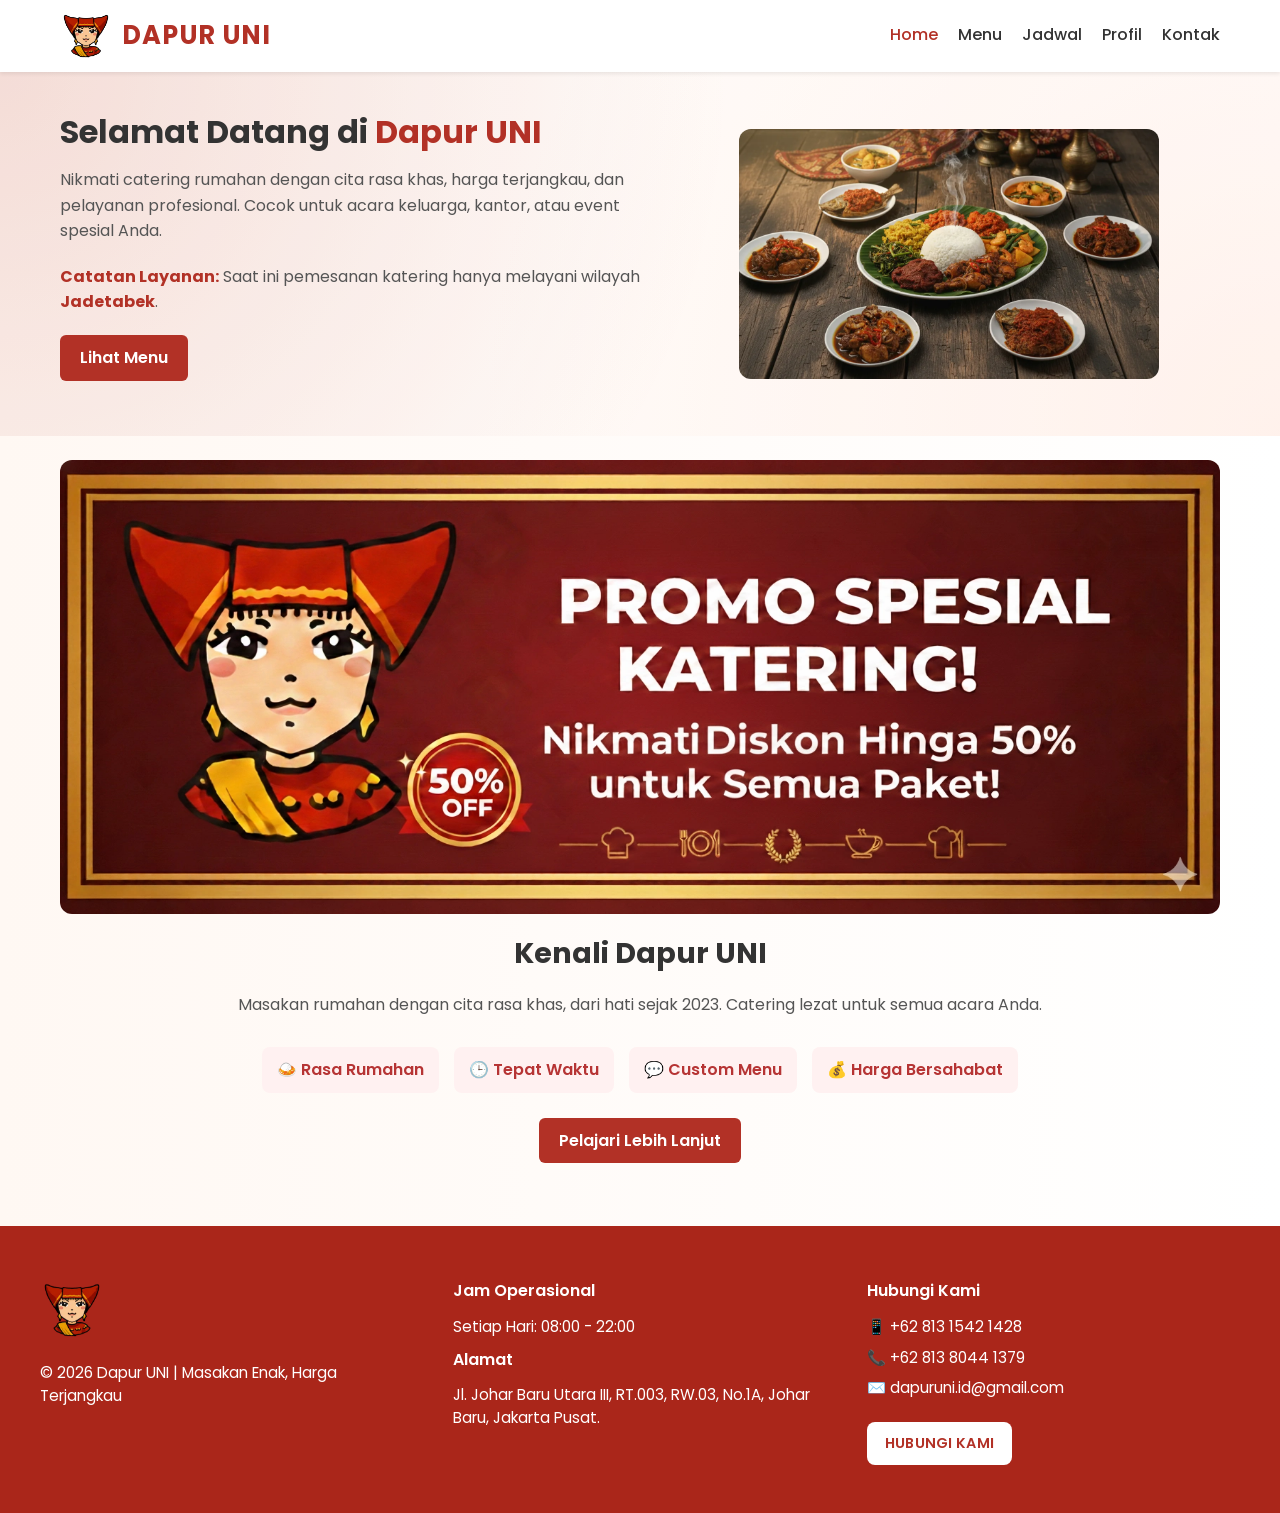
<file: Dapur_Uni 1.2 Final/index.html>
<!DOCTYPE html>
<html lang="id">
  <head>
    <meta charset="UTF-8" />
    <meta name="viewport" content="width=device-width, initial-scale=1.0" />
    <title>Dapur UNI | Masakan Enak, Harga Terjangkau</title>

    <!-- ========== META TAGS SEO ========== -->
    <meta
      name="description"
      content="Dapur UNI menyediakan layanan catering rumahan dengan cita rasa khas, menu variatif, dan harga terjangkau. Cocok untuk acara keluarga, kantor, dan event spesial Anda."
    />
    <meta
      property="og:title"
      content="Dapur UNI | Masakan Enak, Harga Terjangkau"
    />
    <meta
      property="og:description"
      content="Catering rumahan dengan cita rasa khas dan layanan profesional. Pesan mudah via WhatsApp!"
    />
    <meta property="og:image" content="assets/hero.webp" />
    <meta property="og:type" content="website" />
    <link rel="icon" href="assets/logo.webp" type="image/png" />

    <!-- ========== STYLESHEET ========== -->
    <link rel="stylesheet" href="css/global.css" />
    <link rel="stylesheet" href="css/navbar.css" />
    <link rel="stylesheet" href="css/home.css" />
    <link rel="stylesheet" href="css/footer.css" />

    <!-- ========== GOOGLE FONT & ICONS ========== -->
    <link rel="preconnect" href="https://fonts.googleapis.com" />
    <link rel="preconnect" href="https://fonts.gstatic.com" crossorigin />
    <link
      href="https://fonts.googleapis.com/css2?family=Poppins:wght@400;600;700&display=swap"
      rel="stylesheet"
    />
  </head>

  <body>
    <!-- ========== HEADER / NAVBAR ========== -->
    <header class="header">
      <nav class="navbar" aria-label="Navigasi Utama">
        <div class="nav-left">
          <a href="index.html" class="brand-link">
            <img
              src="assets/logo.webp"
              alt="Logo Dapur UNI"
              class="logo"
              width="52"
              height="52"
            />
            <span class="brand">Dapur UNI</span>
          </a>
        </div>

        <!-- Tombol Hamburger -->
        <button
          class="hamburger"
          id="hamburger"
          aria-label="Menu Navigasi"
          aria-expanded="false"
          aria-controls="nav-links"
        >
          ☰
        </button>

        <ul class="nav-links" id="nav-links">
          <li><a href="index.html" class="active">Home</a></li>
          <li><a href="menu.html">Menu</a></li>
          <li><a href="jadwal.html">Jadwal</a></li>
          <li><a href="profil.html">Profil</a></li>
          <li><a href="kontak.html">Kontak</a></li>
        </ul>
      </nav>
    </header>

    <!-- ========== MAIN CONTENT ========== -->
    <main class="main-content">
      <!-- ========== HERO SECTION ========== -->
      <section class="hero" id="hero">
        <div class="hero-overlay"></div>

        <div class="container hero-content">
          <div class="hero-text" data-animate="fade-in">
            <h1>Selamat Datang di <span>Dapur UNI</span></h1>
            <p>
              Nikmati catering rumahan dengan cita rasa khas, harga terjangkau,
              dan pelayanan profesional. Cocok untuk acara keluarga, kantor,
              atau event spesial Anda.
            </p>
            <p class="service-note">
              <strong>Catatan Layanan:</strong>
              Saat ini pemesanan katering hanya melayani wilayah
              <strong>Jadetabek</strong>.
            </p>
            <div class="hero-buttons">
              <a href="menu.html" class="btn-primary">Lihat Menu</a>
            </div>
          </div>

          <div class="hero-image-wrapper" data-animate="slide-up">
            <img
              src="assets/hero.webp"
              alt="Masakan khas Dapur UNI"
              loading="lazy"
              width="420"
              height="250"
            />
          </div>
        </div>
      </section>

      <!-- ========== PROMO BANNER (OPTIONAL) ========== -->
      <section class="promo-banner" id="promoBanner" hidden>
        <div class="container">
          <img
            src="assets/promo.webp"
            alt="Promo spesial Dapur UNI"
            loading="lazy"
          />
        </div>
      </section>

      <!-- ========== PROFIL HOME SECTION ========== -->
      <section class="profil-home">
        <div class="container">
          <h2>Kenali Dapur UNI</h2>
          <p>
            Masakan rumahan dengan cita rasa khas, dari hati sejak 2023.
            Catering lezat untuk semua acara Anda.
          </p>

          <div class="features-home">
            <div>🍛 Rasa Rumahan</div>
            <div>🕒 Tepat Waktu</div>
            <div>💬 Custom Menu</div>
            <div>💰 Harga Bersahabat</div>
          </div>

          <a href="profil.html" class="btn-primary">Pelajari Lebih Lanjut</a>
        </div>
      </section>
    </main>

    <!-- FOOTER -->
    <footer>
      <div class="footer-container">
        <!-- Kolom 1: Logo & Deskripsi -->
        <div class="footer-col footer-about">
          <img
            src="assets/logo.webp"
            alt="Logo Dapur UNI"
            class="footer-logo"
            width="80"
            height="80"
          />
          <p>Masakan lezat dan layanan terbaik untuk setiap momen Anda.</p>
        </div>

        <!-- Kolom 2: Jam & Alamat -->
        <div class="footer-col footer-info">
          <h4>Jam Operasional</h4>
          <p>Setiap Hari: 08:00 - 22:00</p>

          <h4>Alamat</h4>
          <p>
            <a
              href="https://maps.app.goo.gl/7gDW5cNARRouY1UP7"
              target="_blank"
              rel="noopener noreferrer"
            >
              Jl. Johar Baru Utara III, RT.003, RW.03, No.1A, Johar Baru,
              Jakarta Pusat.
            </a>
          </p>
        </div>

        <!-- Kolom 3: Kontak -->
        <div class="footer-col footer-contact">
          <h4>Hubungi Kami</h4>
          <p>📱 <a href="tel:+6281315421428"> +62 813 1542 1428</a></p>
          <p>📞 <a href="tel:+6281380441379">+62 813 8044 1379</a></p>
          <p>
            ✉️
            <a href="mailto:dapuruni.id@gmail.com">dapuruni.id@gmail.com</a>
          </p>

          <a href="kontak.html" class="btn-footer"> HUBUNGI KAMI </a>
        </div>
      </div>
    </footer>

    <!-- ========== SCRIPT ========== -->
    <script src="js/main.js"></script>
    <script src="js/navbar.js"></script>
  </body>
</html>
</file>
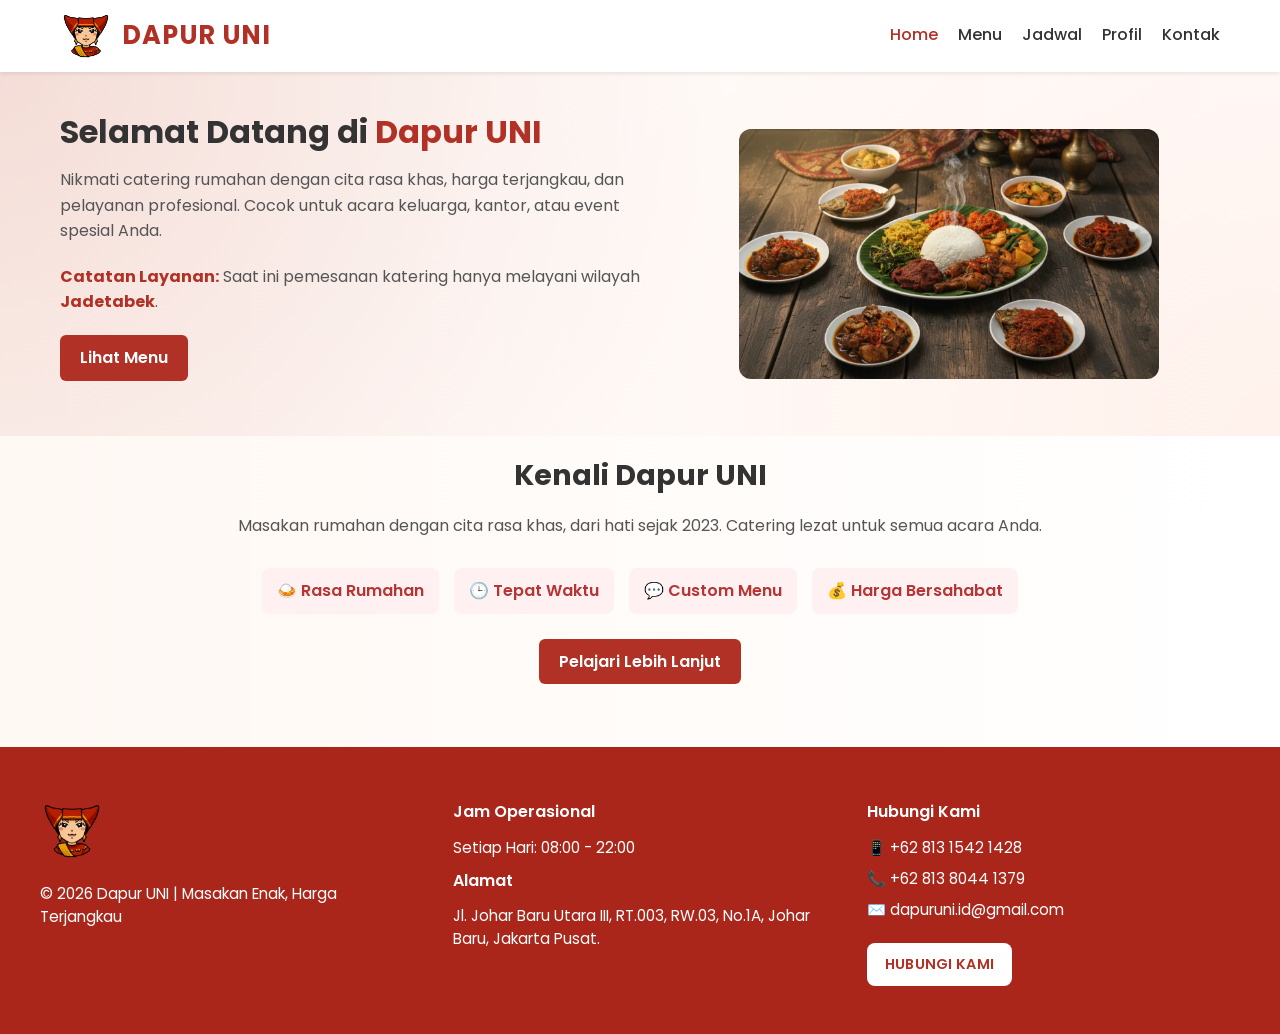
<file: Dapur_Uni ver 1.1/index.html>
<!DOCTYPE html>
<html lang="id">
  <head>
    <meta charset="UTF-8" />
    <meta name="viewport" content="width=device-width, initial-scale=1.0" />
    <title>Dapur UNI | Masakan Enak, Harga Terjangkau</title>

    <!-- ========== META TAGS SEO ========== -->
    <meta
      name="description"
      content="Dapur UNI menyediakan layanan catering rumahan dengan cita rasa khas, menu variatif, dan harga terjangkau. Cocok untuk acara keluarga, kantor, dan event spesial Anda."
    />
    <meta
      property="og:title"
      content="Dapur UNI | Masakan Enak, Harga Terjangkau"
    />
    <meta
      property="og:description"
      content="Catering rumahan dengan cita rasa khas dan layanan profesional. Pesan mudah via WhatsApp!"
    />
    <meta property="og:image" content="assets/hero.webp" />
    <meta property="og:type" content="website" />
    <link rel="icon" href="assets/logo.webp" type="image/png" />

    <!-- ========== STYLESHEET ========== -->
    <link rel="stylesheet" href="css/global.css" />
    <link rel="stylesheet" href="css/navbar.css" />
    <link rel="stylesheet" href="css/home.css" />
    <link rel="stylesheet" href="css/footer.css" />

    <!-- ========== GOOGLE FONT & ICONS ========== -->
    <link rel="preconnect" href="https://fonts.googleapis.com" />
    <link rel="preconnect" href="https://fonts.gstatic.com" crossorigin />
    <link
      href="https://fonts.googleapis.com/css2?family=Poppins:wght@400;600;700&display=swap"
      rel="stylesheet"
    />
  </head>

  <body>
    <!-- ========== HEADER / NAVBAR ========== -->
    <header class="header">
      <nav class="navbar" aria-label="Navigasi Utama">
        <div class="nav-left">
          <a href="index.html" class="brand-link">
            <img
              src="assets/logo.webp"
              alt="Logo Dapur UNI"
              class="logo"
              width="52"
              height="52"
            />
            <span class="brand">Dapur UNI</span>
          </a>
        </div>

        <!-- Tombol Hamburger -->
        <button
          class="hamburger"
          id="hamburger"
          aria-label="Menu Navigasi"
          aria-expanded="false"
          aria-controls="nav-links"
        >
          ☰
        </button>

        <ul class="nav-links" id="nav-links">
          <li><a href="index.html" class="active">Home</a></li>
          <li><a href="menu.html">Menu</a></li>
          <li><a href="jadwal.html">Jadwal</a></li>
          <li><a href="profil.html">Profil</a></li>
          <li><a href="kontak.html">Kontak</a></li>
        </ul>
      </nav>
    </header>

    <!-- ========== MAIN CONTENT ========== -->
    <main class="main-content">
      <!-- ========== HERO SECTION ========== -->
      <section class="hero" id="hero">
        <div class="hero-overlay"></div>

        <div class="container hero-content">
          <div class="hero-text" data-animate="fade-in">
            <h1>Selamat Datang di <span>Dapur UNI</span></h1>
            <p>
              Nikmati catering rumahan dengan cita rasa khas, harga terjangkau,
              dan pelayanan profesional. Cocok untuk acara keluarga, kantor,
              atau event spesial Anda.
            </p>
            <p class="service-note">
              <strong>Catatan Layanan:</strong>
              Saat ini pemesanan katering hanya melayani wilayah
              <strong>Jadetabek</strong>.
            </p>
            <div class="hero-buttons">
              <a href="menu.html" class="btn-primary">Lihat Menu</a>
            </div>
          </div>

          <div class="hero-image-wrapper" data-animate="slide-up">
            <img
              src="assets/hero.webp"
              alt="Masakan khas Dapur UNI"
              loading="lazy"
              width="420"
              height="250"
            />
          </div>
        </div>
      </section>

      <!-- ========== PROFIL HOME SECTION ========== -->
      <section class="profil-home">
        <div class="container">
          <h2>Kenali Dapur UNI</h2>
          <p>
            Masakan rumahan dengan cita rasa khas, dari hati sejak 2023.
            Catering lezat untuk semua acara Anda.
          </p>

          <div class="features-home">
            <div>🍛 Rasa Rumahan</div>
            <div>🕒 Tepat Waktu</div>
            <div>💬 Custom Menu</div>
            <div>💰 Harga Bersahabat</div>
          </div>

          <a href="profil.html" class="btn-primary">Pelajari Lebih Lanjut</a>
        </div>
      </section>
    </main>

    <!-- FOOTER -->
    <footer>
      <div class="footer-container">
        <!-- Kolom 1: Logo & Deskripsi -->
        <div class="footer-col footer-about">
          <img
            src="assets/logo.webp"
            alt="Logo Dapur UNI"
            class="footer-logo"
            width="80"
            height="80"
          />
          <p>Masakan lezat dan layanan terbaik untuk setiap momen Anda.</p>
        </div>

        <!-- Kolom 2: Jam & Alamat -->
        <div class="footer-col footer-info">
          <h4>Jam Operasional</h4>
          <p>Setiap Hari: 08:00 - 22:00</p>

          <h4>Alamat</h4>
          <p>
            <a
              href="https://maps.app.goo.gl/7gDW5cNARRouY1UP7"
              target="_blank"
              rel="noopener noreferrer"
            >
              Jl. Johar Baru Utara III, RT.003, RW.03, No.1A, Johar Baru,
              Jakarta Pusat.
            </a>
          </p>
        </div>

        <!-- Kolom 3: Kontak -->
        <div class="footer-col footer-contact">
          <h4>Hubungi Kami</h4>
          <p>📱 <a href="tel:+6281315421428"> +62 813 1542 1428</a></p>
          <p>📞 <a href="tel:+6281380441379">+62 813 8044 1379</a></p>
          <p>
            ✉️
            <a href="mailto:dapuruni.id@gmail.com">dapuruni.id@gmail.com</a>
          </p>

          <a href="kontak.html" class="btn-footer"> HUBUNGI KAMI </a>
        </div>
      </div>
    </footer>

    <!-- ========== SCRIPT ========== -->
    <script src="js/main.js"></script>
    <script src="js/navbar.js"></script>
  </body>
</html>
</file>
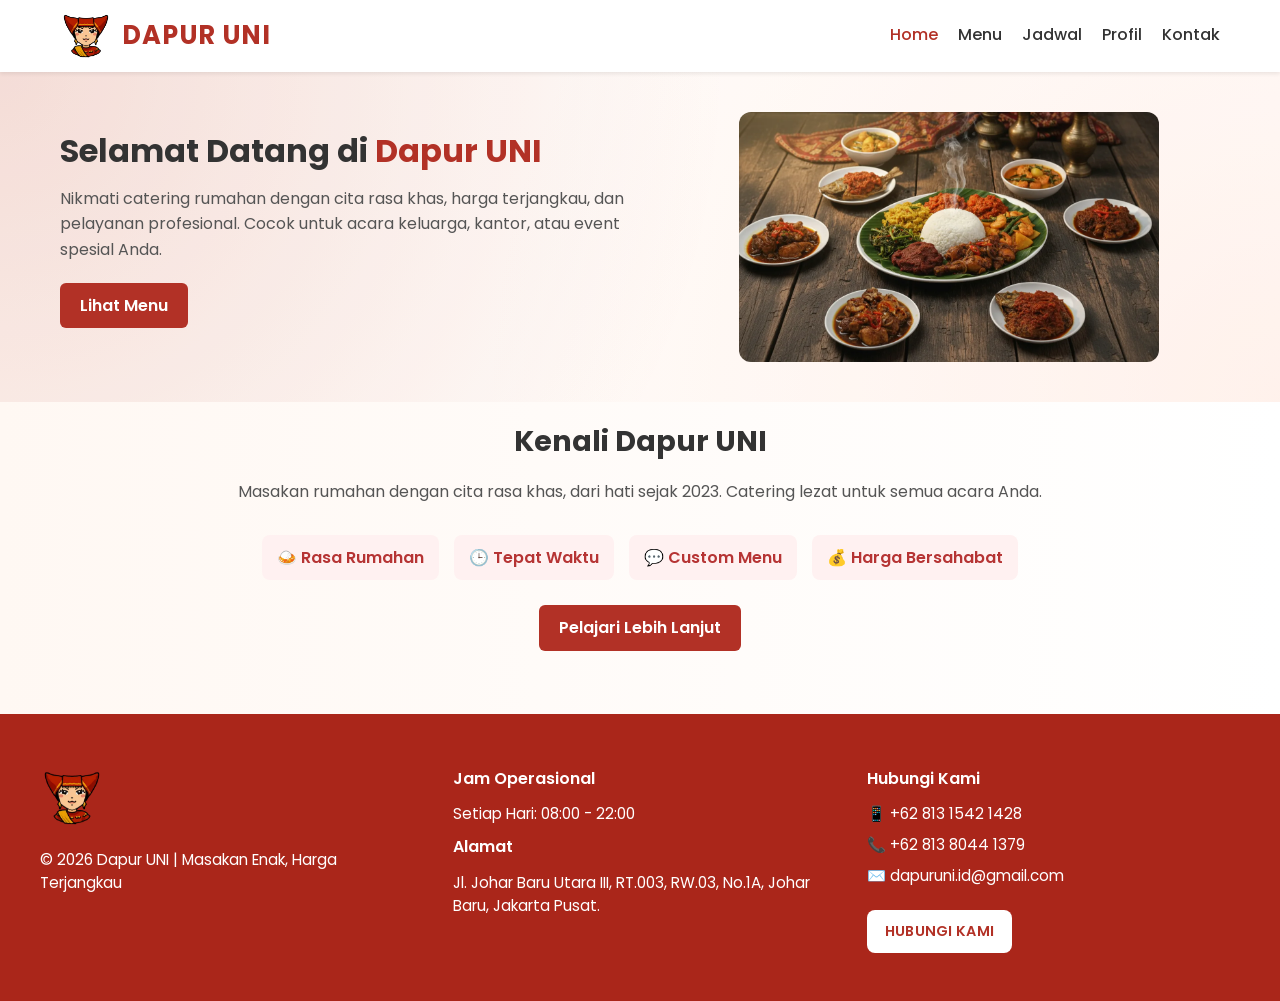
<file: Dapur_Uni/index.html>
<!DOCTYPE html>
<html lang="id">
  <head>
    <meta charset="UTF-8" />
    <meta name="viewport" content="width=device-width, initial-scale=1.0" />
    <title>Dapur UNI | Masakan Enak, Harga Terjangkau</title>

    <!-- ========== META TAGS SEO ========== -->
    <meta
      name="description"
      content="Dapur UNI menyediakan layanan catering rumahan dengan cita rasa khas, menu variatif, dan harga terjangkau. Cocok untuk acara keluarga, kantor, dan event spesial Anda."
    />
    <meta
      property="og:title"
      content="Dapur UNI | Masakan Enak, Harga Terjangkau"
    />
    <meta
      property="og:description"
      content="Catering rumahan dengan cita rasa khas dan layanan profesional. Pesan mudah via WhatsApp!"
    />
    <meta property="og:image" content="assets/hero.webp" />
    <meta property="og:type" content="website" />
    <link rel="icon" href="assets/logo.webp" type="image/png" />

    <!-- ========== STYLESHEET ========== -->
    <link rel="stylesheet" href="css/global.css" />
    <link rel="stylesheet" href="css/navbar.css" />
    <link rel="stylesheet" href="css/home.css" />
    <link rel="stylesheet" href="css/footer.css" />

    <!-- ========== GOOGLE FONT & ICONS ========== -->
    <link rel="preconnect" href="https://fonts.googleapis.com" />
    <link rel="preconnect" href="https://fonts.gstatic.com" crossorigin />
    <link
      href="https://fonts.googleapis.com/css2?family=Poppins:wght@400;600;700&display=swap"
      rel="stylesheet"
    />
  </head>

  <body>
    <!-- ========== HEADER / NAVBAR ========== -->
    <header class="header">
      <nav class="navbar" aria-label="Navigasi Utama">
        <div class="nav-left">
          <a href="index.html" class="brand-link">
            <img
              src="assets/logo.webp"
              alt="Logo Dapur UNI"
              class="logo"
              width="52"
              height="52"
            />
            <span class="brand">Dapur UNI</span>
          </a>
        </div>

        <!-- Tombol Hamburger -->
        <button
          class="hamburger"
          id="hamburger"
          aria-label="Menu Navigasi"
          aria-expanded="false"
          aria-controls="nav-links"
        >
          ☰
        </button>

        <ul class="nav-links" id="nav-links">
          <li><a href="index.html" class="active">Home</a></li>
          <li><a href="menu.html">Menu</a></li>
          <li><a href="jadwal.html">Jadwal</a></li>
          <li><a href="profil.html">Profil</a></li>
          <li><a href="kontak.html">Kontak</a></li>
        </ul>
      </nav>
    </header>

    <!-- ========== MAIN CONTENT ========== -->
    <main class="main-content">
      <!-- ========== HERO SECTION ========== -->
      <section class="hero" id="hero">
        <div class="hero-overlay"></div>

        <div class="container hero-content">
          <div class="hero-text" data-animate="fade-in">
            <h1>Selamat Datang di <span>Dapur UNI</span></h1>
            <p>
              Nikmati catering rumahan dengan cita rasa khas, harga terjangkau,
              dan pelayanan profesional. Cocok untuk acara keluarga, kantor,
              atau event spesial Anda.
            </p>
            <div class="hero-buttons">
              <a href="menu.html" class="btn-primary">Lihat Menu</a>
            </div>
          </div>

          <div class="hero-image-wrapper" data-animate="slide-up">
            <img
              src="assets/hero.webp"
              alt="Masakan khas Dapur UNI"
              loading="lazy"
              width="420"
              height="250"
            />
          </div>
        </div>
      </section>

      <!-- ========== PROFIL HOME SECTION ========== -->
      <section class="profil-home">
        <div class="container">
          <h2>Kenali Dapur UNI</h2>
          <p>
            Masakan rumahan dengan cita rasa khas, dari hati sejak 2023.
            Catering lezat untuk semua acara Anda.
          </p>

          <div class="features-home">
            <div>🍛 Rasa Rumahan</div>
            <div>🕒 Tepat Waktu</div>
            <div>💬 Custom Menu</div>
            <div>💰 Harga Bersahabat</div>
          </div>

          <a href="profil.html" class="btn-primary">Pelajari Lebih Lanjut</a>
        </div>
      </section>
    </main>

    <!-- FOOTER -->
    <footer>
      <div class="footer-container">
        <!-- Kolom 1: Logo & Deskripsi -->
        <div class="footer-col footer-about">
          <img
            src="assets/logo.webp"
            alt="Logo Dapur UNI"
            class="footer-logo"
            width="80"
            height="80"
          />
          <p>Masakan lezat dan layanan terbaik untuk setiap momen Anda.</p>
        </div>

        <!-- Kolom 2: Jam & Alamat -->
        <div class="footer-col footer-info">
          <h4>Jam Operasional</h4>
          <p>Setiap Hari: 08:00 - 22:00</p>

          <h4>Alamat</h4>
          <p>
            <a
              href="https://maps.app.goo.gl/7gDW5cNARRouY1UP7"
              target="_blank"
              rel="noopener noreferrer"
            >
              Jl. Johar Baru Utara III, RT.003, RW.03, No.1A, Johar Baru,
              Jakarta Pusat.
            </a>
          </p>
        </div>

        <!-- Kolom 3: Kontak -->
        <div class="footer-col footer-contact">
          <h4>Hubungi Kami</h4>
          <p>📱 <a href="tel:+6281315421428"> +62 813 1542 1428</a></p>
          <p>📞 <a href="tel:+6281380441379">+62 813 8044 1379</a></p>
          <p>
            ✉️
            <a href="mailto:dapuruni.id@gmail.com">dapuruni.id@gmail.com</a>
          </p>

          <a href="kontak.html" class="btn-footer"> HUBUNGI KAMI </a>
        </div>
      </div>
    </footer>

    <!-- ========== SCRIPT ========== -->
    <script src="js/main.js"></script>
    <script src="js/navbar.js"></script>
  </body>
</html>
</file>
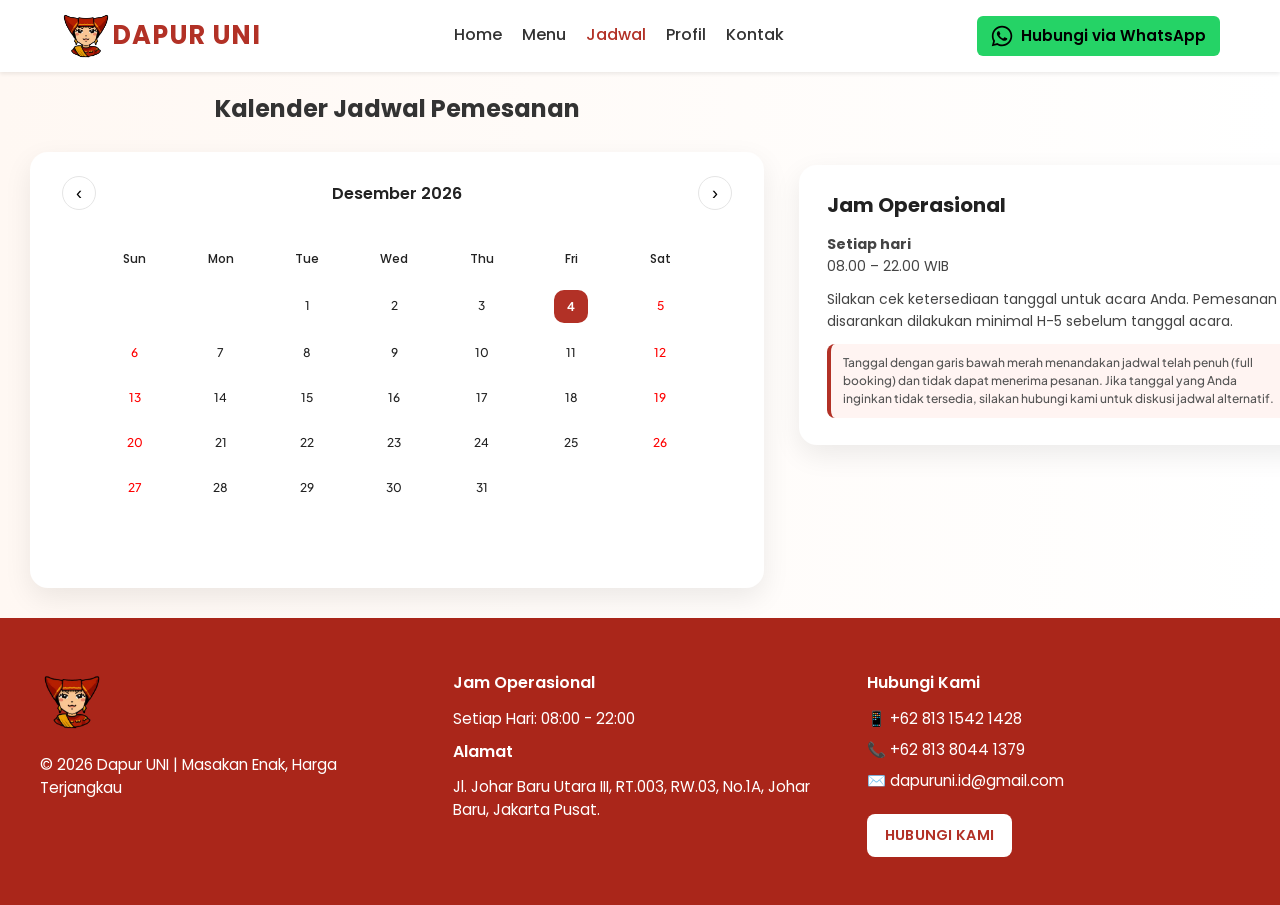
<file: Dapur_Uni 1.2 Final/jadwal.html>
<!DOCTYPE html>
<html lang="id">
  <head>
    <meta charset="UTF-8" />
    <meta name="viewport" content="width=device-width, initial-scale=1.0" />
    <title>Jadwal | Dapur UNI</title>
    <!-- ========== STYLESHEET ========== -->
    <link rel="stylesheet" href="css/global.css" />
    <link rel="stylesheet" href="css/navbar.css" />
    <link rel="stylesheet" href="css/footer.css" />
    <link rel="stylesheet" href="css/jadwal.css" />
    <!-- ========== GOOGLE FONT & ICONS ========== -->
    <link rel="preconnect" href="https://fonts.googleapis.com" />
    <link rel="preconnect" href="https://fonts.gstatic.com" crossorigin />
    <link
      href="https://fonts.googleapis.com/css2?family=Poppins:wght@400;600;700&display=swap"
      rel="stylesheet"
    />
  </head>

  <body>
    <!-- ========== HEADER / NAVBAR ========== -->
    <header class="header">
      <nav class="navbar">
        <div class="nav-left">
          <img src="assets/logo.webp" alt="Logo Dapur UNI" class="logo" />
          <span class="brand">Dapur UNI</span>
        </div>

        <!-- Tombol Hamburger -->
        <button class="hamburger" id="hamburger">☰</button>

        <ul class="nav-links" id="nav-links">
          <li><a href="index.html" class="active">Home</a></li>
          <li><a href="menu.html">Menu</a></li>
          <li><a href="jadwal.html">Jadwal</a></li>
          <li><a href="profil.html">Profil</a></li>
          <li><a href="kontak.html">Kontak</a></li>
        </ul>
        <a
          href="https://wa.me/6281315421428?text=Halo%20Dapur%20UNI,%0ASaya%20ingin%20bertanya%20mengenai%20layanan%20catering."
          target="_blank"
          rel="noopener noreferrer"
          class="nav-cta"
        >
          <img src="assets/icons/whatsapp.svg" alt="WhatsApp" class="wa-icon" />
          <span class="cta-text">Hubungi via WhatsApp</span>
        </a>
      </nav>
    </header>

    <!-- ========== MAIN CONTENT ========== -->
    <main class="jadwal-page">
      <section class="jadwal-container">
        <!-- ===== LEFT : CALENDAR ===== -->
        <div class="calendar-section">
          <h1>Kalender Jadwal Pemesanan</h1>

          <div class="calendar">
            <!-- Header bulan -->
            <div class="calendar-header">
              <button class="nav-month prev">&lsaquo;</button>
              <span class="month-label">Mei 2025</span>
              <button class="nav-month next">&rsaquo;</button>
            </div>

            <table>
              <thead>
                <tr>
                  <th>Sun</th>
                  <th>Mon</th>
                  <th>Tue</th>
                  <th>Wed</th>
                  <th>Thu</th>
                  <th>Fri</th>
                  <th>Sat</th>
                </tr>
              </thead>
              <tbody id="calendar-body">
                <!-- JS -->
              </tbody>
            </table>
          </div>
        </div>

        <!-- ===== RIGHT : INFO ===== -->
        <aside class="contact-section">
          <h2>Jam Operasional</h2>
          <p><strong>Setiap hari</strong><br />08.00 – 22.00 WIB</p>
          <p>
            Silakan cek ketersediaan tanggal untuk acara Anda. Pemesanan
            disarankan dilakukan minimal H-5 sebelum tanggal acara.
          </p>
          <div class="note">
            Tanggal dengan garis bawah merah menandakan jadwal telah penuh (full
            booking) dan tidak dapat menerima pesanan. Jika tanggal yang Anda
            inginkan tidak tersedia, silakan hubungi kami untuk diskusi jadwal
            alternatif.
          </div>
        </aside>
      </section>
    </main>

    <!-- FOOTER -->
    <footer>
      <div class="footer-container">
        <!-- Kolom 1: Logo & Deskripsi -->
        <div class="footer-col footer-about">
          <img
            src="assets/logo.webp"
            alt="Logo Dapur UNI"
            class="footer-logo"
            width="80"
            height="80"
          />
          <p>Masakan lezat dan layanan terbaik untuk setiap momen Anda.</p>
        </div>

        <!-- Kolom 2: Jam & Alamat -->
        <div class="footer-col footer-info">
          <h4>Jam Operasional</h4>
          <p>Setiap Hari: 08:00 - 22:00</p>

          <h4>Alamat</h4>
          <p>
            <a
              href="https://maps.app.goo.gl/7gDW5cNARRouY1UP7"
              target="_blank"
              rel="noopener noreferrer"
            >
              Jl. Johar Baru Utara III, RT.003, RW.03, No.1A, Johar Baru,
              Jakarta Pusat.
            </a>
          </p>
        </div>

        <!-- Kolom 3: Kontak -->
        <div class="footer-col footer-contact">
          <h4>Hubungi Kami</h4>
          <p>📱 <a href="tel:+6281315421428"> +62 813 1542 1428</a></p>
          <p>📞 <a href="tel:+6281380441379">+62 813 8044 1379</a></p>
          <p>
            ✉️
            <a href="mailto:dapuruni.id@gmail.com">dapuruni.id@gmail.com</a>
          </p>

          <a href="kontak.html" class="btn-footer"> HUBUNGI KAMI </a>
        </div>
      </div>
    </footer>

    <script src="js/main.js"></script>
    <script src="js/jadwal.js"></script>
    <script src="js/navbar.js"></script>
  </body>
</html>
</file>
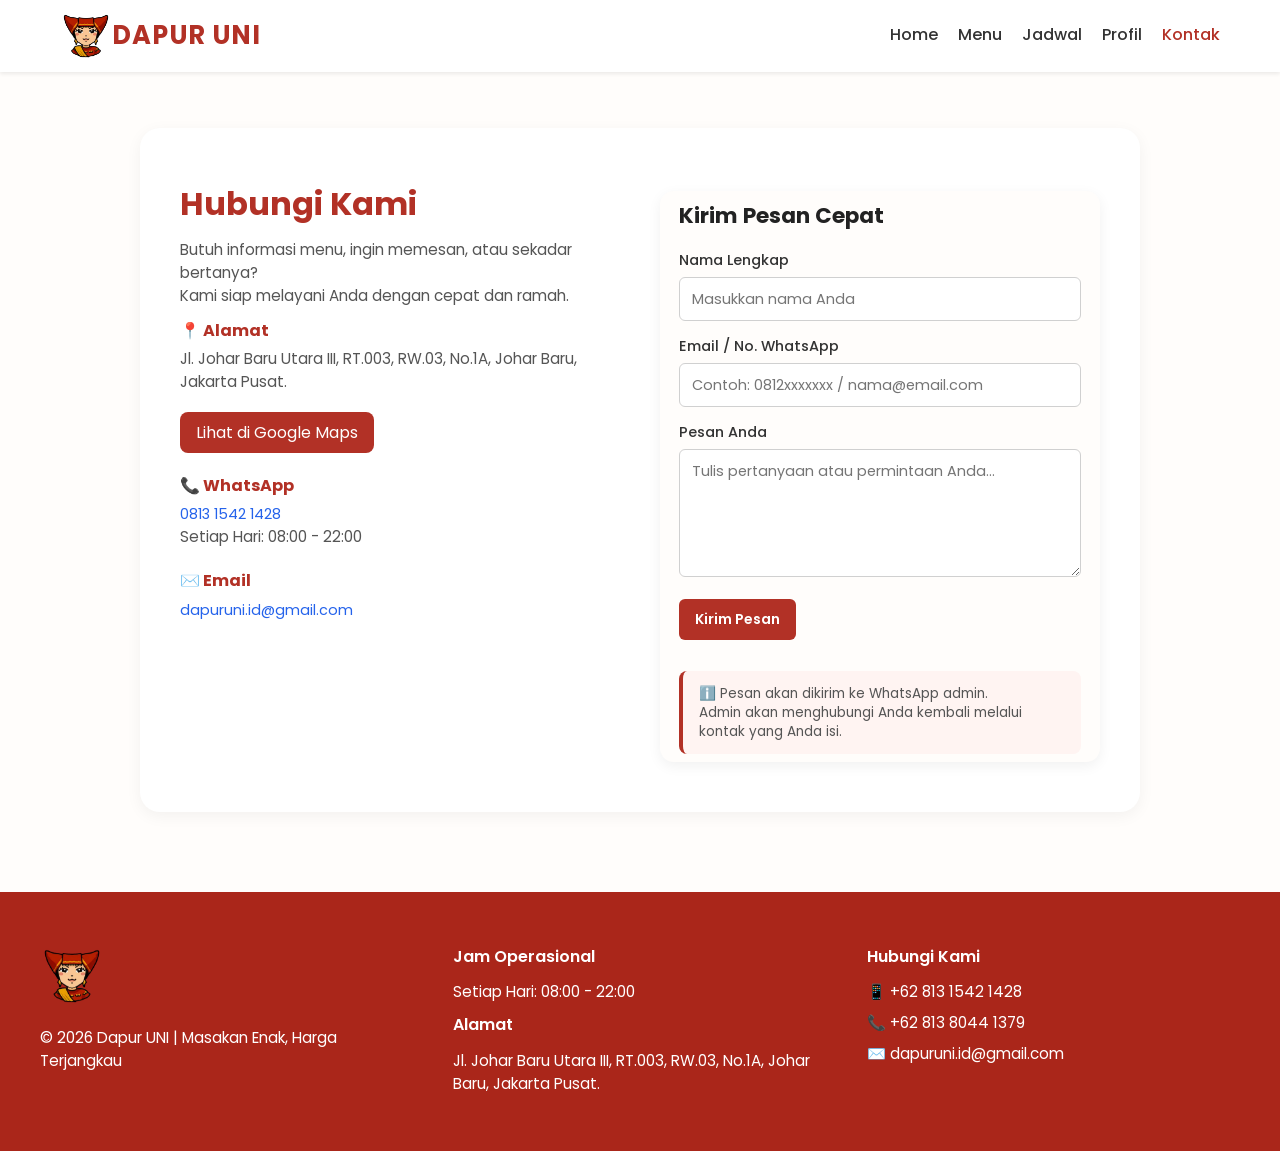
<file: Dapur_Uni 1.2 Final/kontak.html>
<!DOCTYPE html>
<html lang="id">
  <head>
    <meta charset="UTF-8" />
    <meta name="viewport" content="width=device-width, initial-scale=1.0" />
    <title>Kontak | Dapur UNI</title>

    <!-- ========== STYLESHEET ========== -->
    <link rel="stylesheet" href="css/global.css" />
    <link rel="stylesheet" href="css/navbar.css" />
    <link rel="stylesheet" href="css/kontak.css" />
    <link rel="stylesheet" href="css/footer.css" />

    <!-- ========== GOOGLE FONT (OPTIMIZED) ========== -->
    <link rel="preconnect" href="https://fonts.googleapis.com" />
    <link rel="preconnect" href="https://fonts.gstatic.com" crossorigin />

    <link
      rel="preload"
      as="style"
      href="https://fonts.googleapis.com/css2?family=Poppins:wght@400;600;700&display=swap"
    />

    <link
      href="https://fonts.googleapis.com/css2?family=Poppins:wght@400;600;700&display=swap"
      rel="stylesheet"
    />
  </head>

  <body>
    <!-- ========== HEADER / NAVBAR ========== -->
    <header class="header">
      <nav class="navbar">
        <div class="nav-left">
          <img src="assets/logo.webp" alt="Logo Dapur UNI" class="logo" />
          <span class="brand">Dapur UNI</span>
        </div>

        <button class="hamburger" id="hamburger">☰</button>

        <ul class="nav-links" id="nav-links">
          <li><a href="index.html">Home</a></li>
          <li><a href="menu.html">Menu</a></li>
          <li><a href="jadwal.html">Jadwal</a></li>
          <li><a href="profil.html">Profil</a></li>
          <li><a href="kontak.html" class="active">Kontak</a></li>
        </ul>
      </nav>
    </header>

    <!-- ========== MAIN CONTENT ========== -->
    <main class="kontak-page">
      <section class="kontak-container">
        <!-- Kolom kiri -->
        <div class="kontak-info">
          <h1>Hubungi Kami</h1>
          <p>
            Butuh informasi menu, ingin memesan, atau sekadar bertanya?
            <br />
            Kami siap melayani Anda dengan cepat dan ramah.
          </p>

          <div class="info-item">
            <h3>📍 Alamat</h3>
            <p>
              Jl. Johar Baru Utara III, RT.003, RW.03, No.1A, Johar Baru,
              Jakarta Pusat.
            </p>
            <a
              href="https://maps.app.goo.gl/7gDW5cNARRouY1UP7"
              target="_blank"
              class="btn-map"
            >
              Lihat di Google Maps
            </a>
          </div>

          <div class="info-item">
            <h3>📞 WhatsApp</h3>
            <p>
              <a
                href="https://wa.me/6281315421428?text=Halo%20Dapur%20UNI,%0ASaya%20menghubungi%20melalui%20halaman%20Kontak%20di%20website."
                target="_blank"
                class="kontak-link"
              >
                0813 1542 1428
              </a>
              <br />
              Setiap Hari: 08:00 - 22:00
            </p>
          </div>

          <div class="info-item">
            <h3>✉️ Email</h3>
            <p>
              <a href="mailto:dapuruni.id@gmail.com" class="kontak-link">
                dapuruni.id@gmail.com
              </a>
            </p>
          </div>
        </div>

        <!-- Kolom kanan -->
        <div class="kontak-form">
          <h2>Kirim Pesan Cepat</h2>

          <form id="formKontak">
            <label for="nama">Nama Lengkap</label>
            <input
              type="text"
              id="nama"
              placeholder="Masukkan nama Anda"
              required
            />

            <label for="kontak">Email / No. WhatsApp</label>
            <input
              type="text"
              id="kontak"
              placeholder="Contoh: 0812xxxxxxx / nama@email.com"
              required
            />

            <label for="pesan">Pesan Anda</label>
            <textarea
              id="pesan"
              rows="5"
              placeholder="Tulis pertanyaan atau permintaan Anda..."
              required
            ></textarea>

            <button type="submit" class="btn-primary">Kirim Pesan</button>
          </form>

          <p class="note">
            ℹ️ Pesan akan dikirim ke WhatsApp admin.
            <br />
            Admin akan menghubungi Anda kembali melalui kontak yang Anda isi.
          </p>
        </div>
      </section>
    </main>

    <!-- FOOTER -->
    <footer>
      <div class="footer-container">
        <div class="footer-col footer-about">
          <img
            src="assets/logo.webp"
            alt="Logo Dapur UNI"
            class="footer-logo"
            width="80"
            height="80"
          />
          <p>Masakan lezat dan layanan terbaik untuk setiap momen Anda.</p>
        </div>

        <div class="footer-col footer-info">
          <h4>Jam Operasional</h4>
          <p>Setiap Hari: 08:00 - 22:00</p>

          <h4>Alamat</h4>
          <p>
            <a
              href="https://maps.app.goo.gl/7gDW5cNARRouY1UP7"
              target="_blank"
              rel="noopener noreferrer"
            >
              Jl. Johar Baru Utara III, RT.003, RW.03, No.1A, Johar Baru,
              Jakarta Pusat.
            </a>
          </p>
        </div>

        <div class="footer-col footer-contact">
          <h4>Hubungi Kami</h4>
          <p>📱 <a href="tel:+6281315421428">+62 813 1542 1428</a></p>
          <p>📞 <a href="tel:+6281380441379">+62 813 8044 1379</a></p>
          <p>
            ✉️ <a href="mailto:dapuruni.id@gmail.com">dapuruni.id@gmail.com</a>
          </p>
        </div>
      </div>
    </footer>

    <!-- JS -->
    <script src="js/main.js"></script>
    <script src="js/navbar.js"></script>
    <script src="js/kontak.js"></script>

    <!-- TOAST NOTIFICATION -->
    <div id="toast" class="toast"></div>
  </body>
</html>
</file>
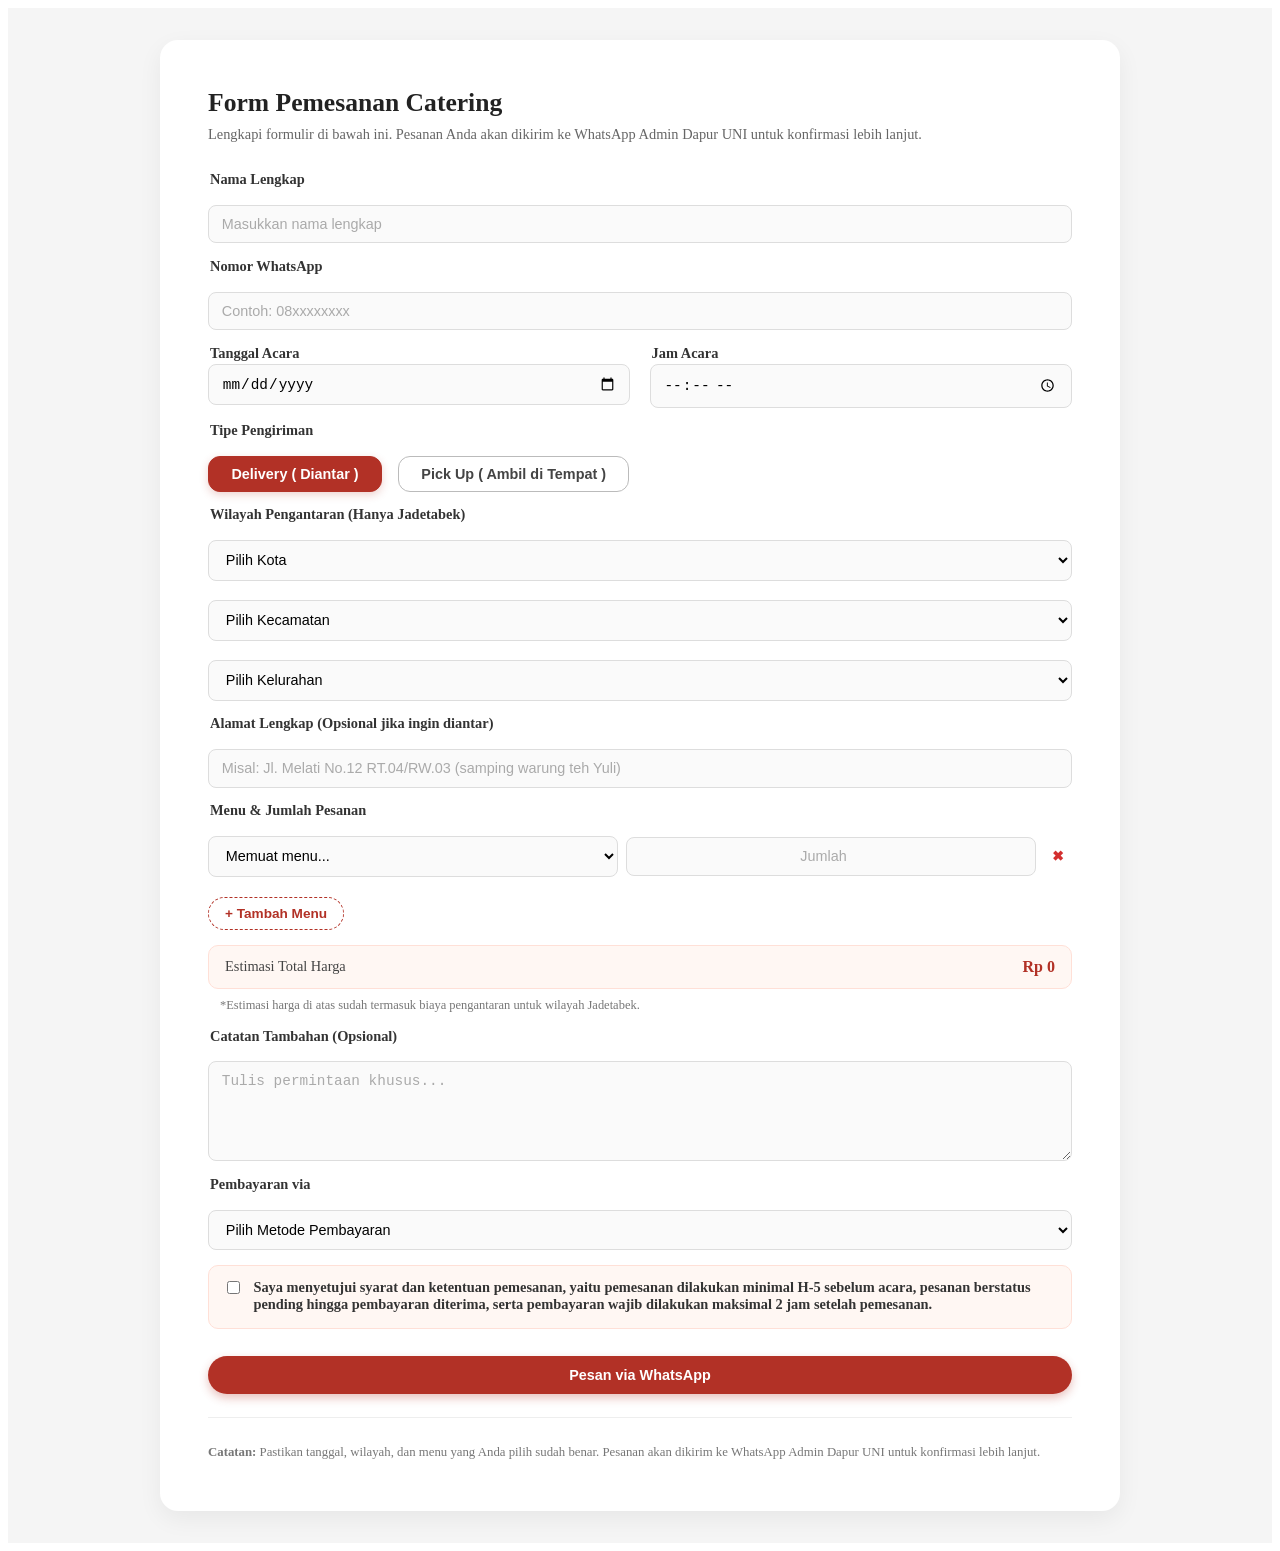
<file: Dapur_Uni 1.2 Final/pesan.html>
<!DOCTYPE html>
<html lang="id">
  <head>
    <meta charset="UTF-8" />
    <meta name="viewport" content="width=device-width, initial-scale=1.0" />
    <title>Pesan | Dapur UNI</title>
    <link rel="stylesheet" href="css/pesan.css" />
  </head>

  <body>
    <!-- ========== MAIN CONTENT ========== -->
    <!-- tambahkan main-content agar jarak dari navbar konsisten dengan halaman lain -->
    <main class="main-content pesan-page">
      <section class="pesan-container">
        <h1>Form Pemesanan Catering</h1>
        <p class="pesan-subtitle">
          Lengkapi formulir di bawah ini. Pesanan Anda akan dikirim ke WhatsApp
          Admin Dapur UNI untuk konfirmasi lebih lanjut.
        </p>

        <form id="formPesanan" class="pesan-form">
          <!-- Nama -->
          <label for="nama">Nama Lengkap</label>
          <input
            type="text"
            id="nama"
            placeholder="Masukkan nama lengkap"
            minlength="3"
            maxlength="50"
            pattern="[A-Za-zÀ-ÿ.\s]+"
            required
          />
          <small class="error-text" id="namaError"></small>

          <!-- WA -->
          <label for="noWa">Nomor WhatsApp</label>
          <input
            type="tel"
            id="noWa"
            placeholder="Contoh: 08xxxxxxxx"
            minlength="10"
            maxlength="15"
            pattern="^(08|62)[0-9]{8,13}$"
            required
          />
          <small class="error-text" id="waError"></small>

          <!-- Tanggal & Jam -->
          <div class="form-row">
            <div class="form-group">
              <label for="tanggal">Tanggal Acara</label>
              <input type="date" id="tanggal" required />
            </div>
            <small class="error-text" id="tanggalError"></small>

            <div class="form-group">
              <label for="jam">Jam Acara</label>
              <input type="time" id="jam" required />
            </div>
          </div>

          <!-- Tipe Pengiriman -->
          <label>Tipe Pengiriman</label>
          <div class="pickup-delivery-row">
            <button type="button" class="pd-btn active" id="optDelivery">
              Delivery ( Diantar )
            </button>
            <button type="button" class="pd-btn" id="optPickup">
              Pick Up ( Ambil di Tempat )
            </button>
          </div>

          <!-- Wilayah -->
          <label for="kota">Wilayah Pengantaran (Hanya Jadetabek)</label>
          <div class="form-row">
            <select id="kota" required>
              <option value="">Pilih Kota</option>
              <option>Jakarta Pusat</option>
              <option>Jakarta Timur</option>
              <option>Jakarta Barat</option>
              <option>Jakarta Selatan</option>
              <option>Jakarta Utara</option>
              <option>Bekasi</option>
              <option>Tangerang</option>
              <option>Depok</option>
            </select>

            <select id="kecamatan" required>
              <option value="">Pilih Kecamatan</option>
            </select>

            <select id="kelurahan" required>
              <option value="">Pilih Kelurahan</option>
            </select>
          </div>

          <!-- Alamat -->
          <label for="alamat"
            >Alamat Lengkap (Opsional jika ingin diantar)</label
          >
          <input
            type="text"
            id="alamat"
            placeholder="Misal: Jl. Melati No.12 RT.04/RW.03 (samping warung teh Yuli)"
            maxlength="150"
            pattern="[A-Za-z0-9À-ÿ\s.,\/()-]*"
          />
          <small class="error-text" id="alamatError"></small>

          <!-- Menu & Jumlah -->
          <label>Menu & Jumlah Pesanan</label>
          <div id="menuContainer"></div>
          <small class="error-text" id="menuError"></small>

          <button type="button" id="tambahMenu" class="btn-secondary">
            + Tambah Menu
          </button>

          <!-- Estimasi Harga -->
          <div class="estimasi-harga">
            <span>Estimasi Total Harga</span>
            <strong id="estimasiHarga">Rp 0</strong>
          </div>
          <small id="deliveryNote" class="delivery-note">
            *Estimasi harga di atas sudah termasuk biaya pengantaran untuk
            wilayah Jadetabek.
          </small>

          <!-- Catatan -->
          <label for="catatan">Catatan Tambahan (Opsional)</label>
          <textarea
            id="catatan"
            placeholder="Tulis permintaan khusus..."
            maxlength="200"
            pattern="[A-Za-z0-9À-ÿ\s.,!?()-]*"
          ></textarea>

          <!-- Pembayaran -->
          <label for="pembayaran">Pembayaran via</label>
          <select id="pembayaran" required>
            <option value="">Pilih Metode Pembayaran</option>

            <!-- Transfer Bank -->
            <optgroup label="Transfer Bank">
              <option value="Transfer BCA">Transfer BCA</option>
              <option value="Transfer Mandiri">Transfer Mandiri</option>
              <option value="Transfer BNI">Transfer BNI</option>
              <option value="Transfer BRI">Transfer BRI</option>
              <option value="Transfer CIMB Niaga">Transfer CIMB Niaga</option>
            </optgroup>

            <!-- Dompet Digital -->
            <optgroup label="Dompet Digital / E-Wallet">
              <option value="QRIS">QRIS (Semua E-Wallet)</option>
              <option value="GoPay">GoPay</option>
              <option value="OVO">OVO</option>
              <option value="DANA">DANA</option>
              <option value="ShopeePay">ShopeePay</option>
              <option value="LinkAja">LinkAja</option>
            </optgroup>

            <!-- Pembayaran Langsung -->
            <optgroup label="Pembayaran Langsung">
              <option value="COD">COD (Bayar di Tempat)</option>
            </optgroup>
          </select>
          <small class="error-text" id="pembayaranError"></small>

          <!-- S&K -->
          <div class="syarat">
            <input type="checkbox" id="setuju" required />
            <label for="setuju">
              Saya menyetujui syarat dan ketentuan pemesanan, yaitu pemesanan
              dilakukan minimal H-5 sebelum acara, pesanan berstatus pending
              hingga pembayaran diterima, serta pembayaran wajib dilakukan
              maksimal 2 jam setelah pemesanan.
            </label>
            <small class="error-text" id="setujuError"></small>
          </div>

          <button type="button" id="kirimBtn" class="btn-primary">
            Pesan via WhatsApp
          </button>
        </form>

        <div class="note">
          <p>
            <strong>Catatan:</strong> Pastikan tanggal, wilayah, dan menu yang
            Anda pilih sudah benar. Pesanan akan dikirim ke WhatsApp Admin Dapur
            UNI untuk konfirmasi lebih lanjut.
          </p>
        </div>
      </section>
    </main>
    <!-- ========== SCRIPT ========== -->
    <script src="js/pesan.js" defer></script>
    <script src="js/main.js" defer></script>
  </body>
</html>
</file>
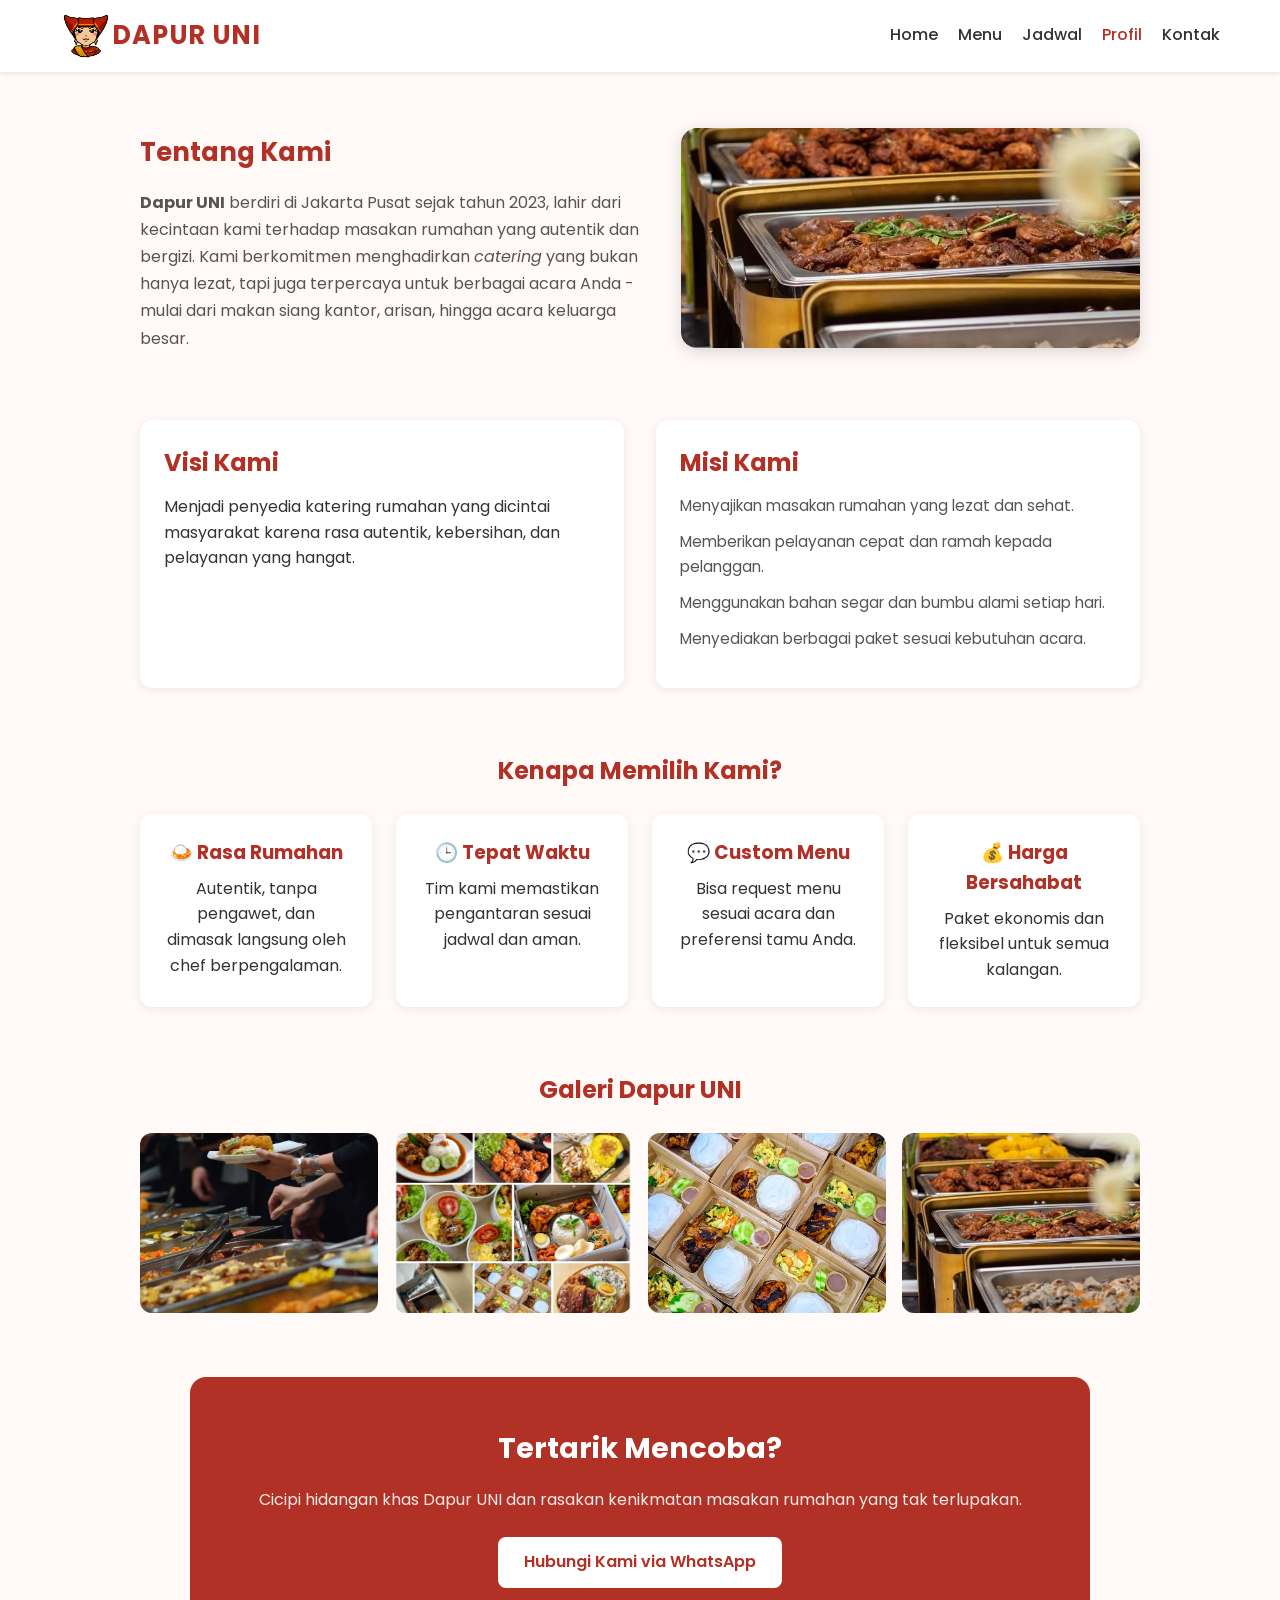
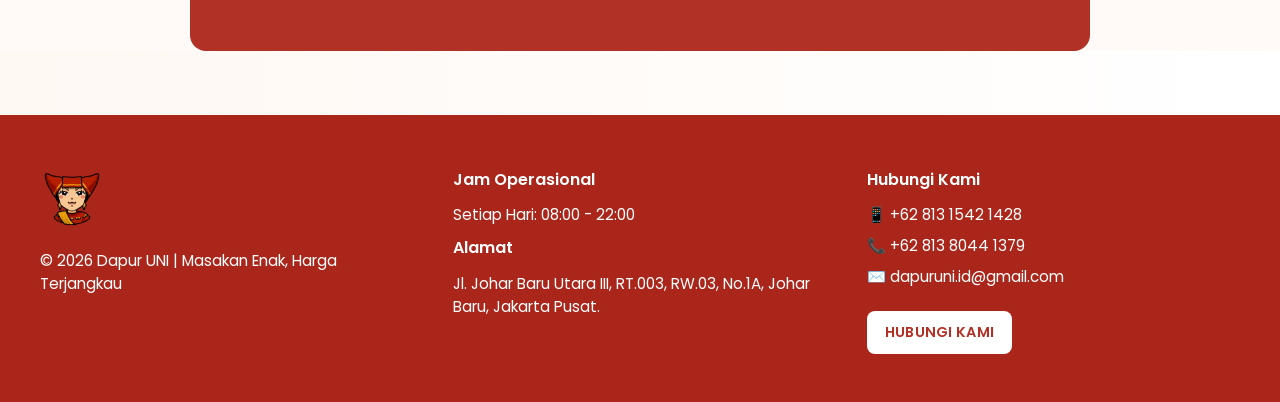
<file: Dapur_Uni 1.2 Final/profil.html>
<!DOCTYPE html>
<html lang="id">
  <head>
    <meta charset="UTF-8" />
    <meta name="viewport" content="width=device-width, initial-scale=1.0" />
    <title>Profil | Dapur UNI</title>
    <!-- ========== STYLESHEET ========== -->
    <link rel="stylesheet" href="css/global.css" />
    <link rel="stylesheet" href="css/navbar.css" />
    <link rel="stylesheet" href="css/profil.css" />
    <link rel="stylesheet" href="css/footer.css" />

    <!-- ========== GOOGLE FONT & ICONS ========== -->
    <link rel="preconnect" href="https://fonts.googleapis.com" />
    <link rel="preconnect" href="https://fonts.gstatic.com" crossorigin />
    <link
      href="https://fonts.googleapis.com/css2?family=Poppins:wght@400;600;700&display=swap"
      rel="stylesheet"
    />
  </head>

  <body>
    <!-- ========== HEADER / NAVBAR ========== -->
    <header class="header">
      <nav class="navbar">
        <div class="nav-left">
          <img src="assets/logo.webp" alt="Logo Dapur UNI" class="logo" />
          <span class="brand">Dapur UNI</span>
        </div>

        <!-- Tombol Hamburger -->
        <button class="hamburger" id="hamburger">☰</button>

        <ul class="nav-links" id="nav-links">
          <li><a href="index.html" class="active">Home</a></li>
          <li><a href="menu.html">Menu</a></li>
          <li><a href="jadwal.html">Jadwal</a></li>
          <li><a href="profil.html">Profil</a></li>
          <li><a href="kontak.html">Kontak</a></li>
        </ul>
      </nav>
    </header>

    <!-- ========== MAIN CONTENT ========== -->
    <main class="profil-page">
      <!-- Tentang Kami -->
      <section class="profil-container">
        <article class="profil-intro">
          <div class="profil-text">
            <h2>Tentang Kami</h2>
            <p>
              <strong>Dapur UNI</strong> berdiri di Jakarta Pusat sejak tahun
              2023, lahir dari kecintaan kami terhadap masakan rumahan yang
              autentik dan bergizi. Kami berkomitmen menghadirkan
              <em>catering</em> yang bukan hanya lezat, tapi juga terpercaya
              untuk berbagai acara Anda - mulai dari makan siang kantor, arisan,
              hingga acara keluarga besar.
            </p>
          </div>
          <div class="profil-image">
            <img src="assets/dapur.webp" alt="Dapur UNI" />
          </div>
        </article>
      </section>

      <!-- Visi Misi -->
      <section class="profil-container dua-kolom">
        <div>
          <h2>Visi Kami</h2>
          <p>
            Menjadi penyedia katering rumahan yang dicintai masyarakat karena
            rasa autentik, kebersihan, dan pelayanan yang hangat.
          </p>
        </div>
        <div>
          <h2>Misi Kami</h2>
          <ul class="misi-list">
            <li>Menyajikan masakan rumahan yang lezat dan sehat.</li>
            <li>Memberikan pelayanan cepat dan ramah kepada pelanggan.</li>
            <li>Menggunakan bahan segar dan bumbu alami setiap hari.</li>
            <li>Menyediakan berbagai paket sesuai kebutuhan acara.</li>
          </ul>
        </div>
      </section>

      <!-- Keunggulan -->
      <section class="profil-container keunggulan">
        <h2>Kenapa Memilih Kami?</h2>
        <div class="keunggulan-grid">
          <div class="card">
            <h3>🍛 Rasa Rumahan</h3>
            <p>
              Autentik, tanpa pengawet, dan dimasak langsung oleh chef
              berpengalaman.
            </p>
          </div>
          <div class="card">
            <h3>🕒 Tepat Waktu</h3>
            <p>Tim kami memastikan pengantaran sesuai jadwal dan aman.</p>
          </div>
          <div class="card">
            <h3>💬 Custom Menu</h3>
            <p>Bisa request menu sesuai acara dan preferensi tamu Anda.</p>
          </div>
          <div class="card">
            <h3>💰 Harga Bersahabat</h3>
            <p>Paket ekonomis dan fleksibel untuk semua kalangan.</p>
          </div>
        </div>
      </section>

      <!-- Galeri -->
      <section class="profil-container galeri-section">
        <h2>Galeri Dapur UNI</h2>
        <div class="galeri">
          <img src="assets/galeri (1).webp" alt="Menu Dapur UNI" />
          <img src="assets/galeri (11).webp" alt="Kegiatan dapur" />
          <img src="assets/menu (7).jpeg" alt="Paket katering" />
          <img src="assets/dapur.webp" alt="Proses masak" />
        </div>
      </section>

      <!-- CTA -->
      <section class="profil-cta">
        <h2>Tertarik Mencoba?</h2>
        <p>
          Cicipi hidangan khas Dapur UNI dan rasakan kenikmatan masakan rumahan
          yang tak terlupakan.
        </p>
        <a
          href="https://wa.me/6281315421428?text=Halo%20Dapur%20UNI,%0ASaya%20sudah%20melihat%20profil%20dan%20ingin%20konsultasi%20mengenai%20layanan%20catering."
          target="_blank"
          class="btn-primary besar"
          >Hubungi Kami via WhatsApp</a
        >
      </section>
    </main>

    <!-- FOOTER -->
    <footer>
      <div class="footer-container">
        <!-- Kolom 1: Logo & Deskripsi -->
        <div class="footer-col footer-about">
          <img
            src="assets/logo.webp"
            alt="Logo Dapur UNI"
            class="footer-logo"
            width="80"
            height="80"
          />
          <p>Masakan lezat dan layanan terbaik untuk setiap momen Anda.</p>
        </div>

        <!-- Kolom 2: Jam & Alamat -->
        <div class="footer-col footer-info">
          <h4>Jam Operasional</h4>
          <p>Setiap Hari: 08:00 - 22:00</p>

          <h4>Alamat</h4>
          <p>
            <a
              href="https://maps.app.goo.gl/7gDW5cNARRouY1UP7"
              target="_blank"
              rel="noopener noreferrer"
            >
              Jl. Johar Baru Utara III, RT.003, RW.03, No.1A, Johar Baru,
              Jakarta Pusat.
            </a>
          </p>
        </div>

        <!-- Kolom 3: Kontak -->
        <div class="footer-col footer-contact">
          <h4>Hubungi Kami</h4>
          <p>📱 <a href="tel:+6281315421428"> +62 813 1542 1428</a></p>
          <p>📞 <a href="tel:+6281380441379">+62 813 8044 1379</a></p>
          <p>
            ✉️
            <a href="mailto:dapuruni.id@gmail.com">dapuruni.id@gmail.com</a>
          </p>

          <a href="kontak.html" class="btn-footer"> HUBUNGI KAMI </a>
        </div>
      </div>
    </footer>

    <script src="js/main.js"></script>
    <script src="js/navbar.js"></script>
  </body>
</html>
</file>
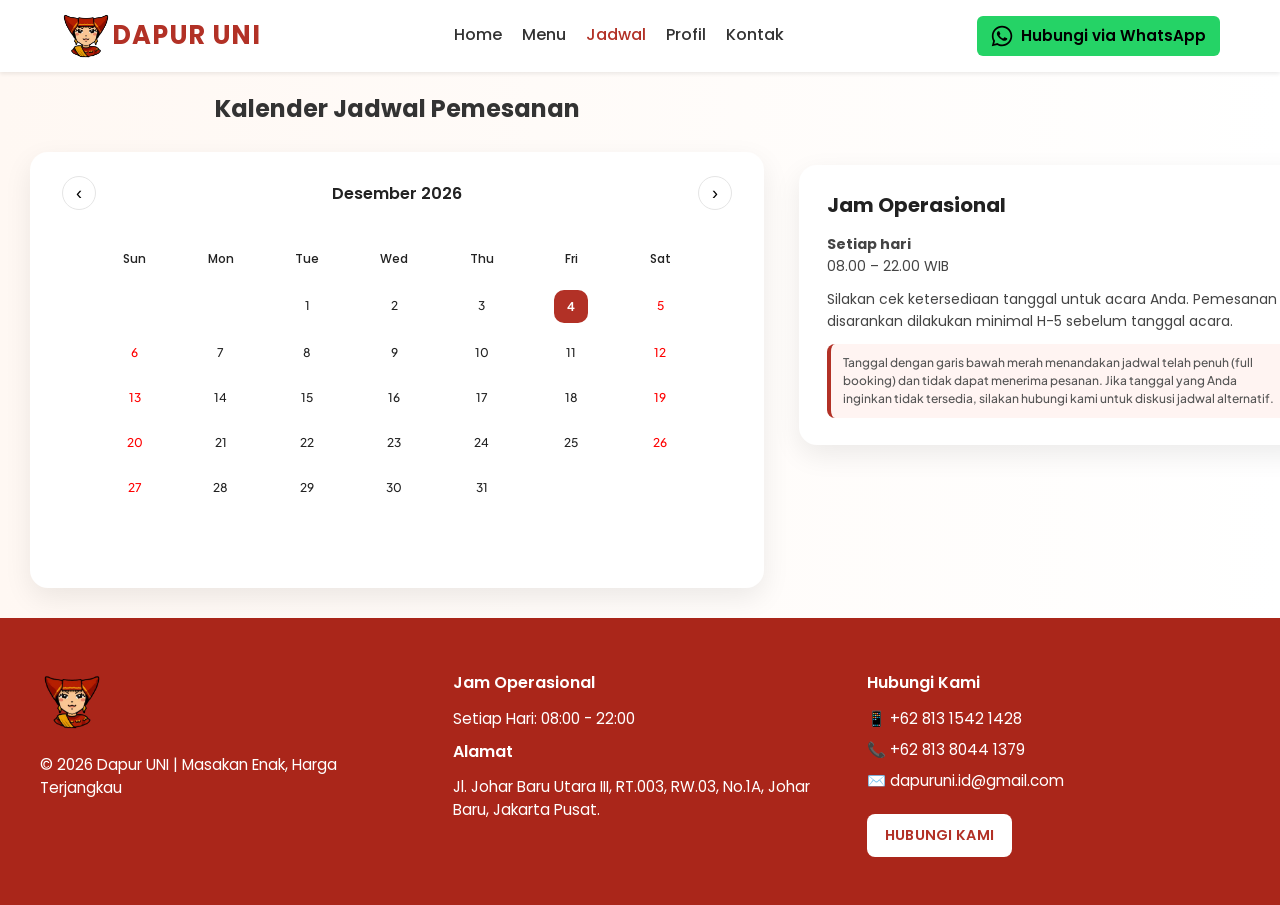
<file: Dapur_Uni ver 1.1/jadwal.html>
<!DOCTYPE html>
<html lang="id">
  <head>
    <meta charset="UTF-8" />
    <meta name="viewport" content="width=device-width, initial-scale=1.0" />
    <title>Jadwal | Dapur UNI</title>
    <!-- ========== STYLESHEET ========== -->
    <link rel="stylesheet" href="css/global.css" />
    <link rel="stylesheet" href="css/navbar.css" />
    <link rel="stylesheet" href="css/footer.css" />
    <link rel="stylesheet" href="css/jadwal.css" />
    <!-- ========== GOOGLE FONT & ICONS ========== -->
    <link rel="preconnect" href="https://fonts.googleapis.com" />
    <link rel="preconnect" href="https://fonts.gstatic.com" crossorigin />
    <link
      href="https://fonts.googleapis.com/css2?family=Poppins:wght@400;600;700&display=swap"
      rel="stylesheet"
    />
  </head>

  <body>
    <!-- ========== HEADER / NAVBAR ========== -->
    <header class="header">
      <nav class="navbar">
        <div class="nav-left">
          <img src="assets/logo.webp" alt="Logo Dapur UNI" class="logo" />
          <span class="brand">Dapur UNI</span>
        </div>

        <!-- Tombol Hamburger -->
        <button class="hamburger" id="hamburger">☰</button>

        <ul class="nav-links" id="nav-links">
          <li><a href="index.html" class="active">Home</a></li>
          <li><a href="menu.html">Menu</a></li>
          <li><a href="jadwal.html">Jadwal</a></li>
          <li><a href="profil.html">Profil</a></li>
          <li><a href="kontak.html">Kontak</a></li>
        </ul>
        <a
          href="https://wa.me/6281315421428?text=Halo%20Dapur%20UNI,%0ASaya%20ingin%20bertanya%20mengenai%20layanan%20catering."
          target="_blank"
          rel="noopener noreferrer"
          class="nav-cta"
        >
          <img src="assets/icons/whatsapp.svg" alt="WhatsApp" class="wa-icon" />
          <span class="cta-text">Hubungi via WhatsApp</span>
        </a>
      </nav>
    </header>

    <!-- ========== MAIN CONTENT ========== -->
    <main class="jadwal-page">
      <section class="jadwal-container">
        <!-- ===== LEFT : CALENDAR ===== -->
        <div class="calendar-section">
          <h1>Kalender Jadwal Pemesanan</h1>

          <div class="calendar">
            <!-- Header bulan -->
            <div class="calendar-header">
              <button class="nav-month prev">&lsaquo;</button>
              <span class="month-label">Mei 2025</span>
              <button class="nav-month next">&rsaquo;</button>
            </div>

            <table>
              <thead>
                <tr>
                  <th>Sun</th>
                  <th>Mon</th>
                  <th>Tue</th>
                  <th>Wed</th>
                  <th>Thu</th>
                  <th>Fri</th>
                  <th>Sat</th>
                </tr>
              </thead>
              <tbody id="calendar-body">
                <!-- JS -->
              </tbody>
            </table>
          </div>
        </div>

        <!-- ===== RIGHT : INFO ===== -->
        <aside class="contact-section">
          <h2>Jam Operasional</h2>
          <p><strong>Setiap hari</strong><br />08.00 – 22.00 WIB</p>
          <p>
            Silakan cek ketersediaan tanggal untuk acara Anda. Pemesanan
            disarankan dilakukan minimal H-5 sebelum tanggal acara.
          </p>
          <div class="note">
            Tanggal dengan garis bawah merah menandakan jadwal telah penuh (full
            booking) dan tidak dapat menerima pesanan. Jika tanggal yang Anda
            inginkan tidak tersedia, silakan hubungi kami untuk diskusi jadwal
            alternatif.
          </div>
        </aside>
      </section>
    </main>

    <!-- FOOTER -->
    <footer>
      <div class="footer-container">
        <!-- Kolom 1: Logo & Deskripsi -->
        <div class="footer-col footer-about">
          <img
            src="assets/logo.webp"
            alt="Logo Dapur UNI"
            class="footer-logo"
            width="80"
            height="80"
          />
          <p>Masakan lezat dan layanan terbaik untuk setiap momen Anda.</p>
        </div>

        <!-- Kolom 2: Jam & Alamat -->
        <div class="footer-col footer-info">
          <h4>Jam Operasional</h4>
          <p>Setiap Hari: 08:00 - 22:00</p>

          <h4>Alamat</h4>
          <p>
            <a
              href="https://maps.app.goo.gl/7gDW5cNARRouY1UP7"
              target="_blank"
              rel="noopener noreferrer"
            >
              Jl. Johar Baru Utara III, RT.003, RW.03, No.1A, Johar Baru,
              Jakarta Pusat.
            </a>
          </p>
        </div>

        <!-- Kolom 3: Kontak -->
        <div class="footer-col footer-contact">
          <h4>Hubungi Kami</h4>
          <p>📱 <a href="tel:+6281315421428"> +62 813 1542 1428</a></p>
          <p>📞 <a href="tel:+6281380441379">+62 813 8044 1379</a></p>
          <p>
            ✉️
            <a href="mailto:dapuruni.id@gmail.com">dapuruni.id@gmail.com</a>
          </p>

          <a href="kontak.html" class="btn-footer"> HUBUNGI KAMI </a>
        </div>
      </div>
    </footer>

    <!-- Optional: JS bisa disimpan di folder js -->
    <script src="js/main.js"></script>
    <script src="js/jadwal.js"></script>
    <script src="js/navbar.js"></script>
  </body>
</html>
</file>
<file: Dapur_Uni 1.2 Final/css/global.css>
/* ======================================================
   GLOBAL STYLES & RESET
   ------------------------------------------------------
   Berlaku untuk seluruh halaman
   Jangan mengubah nilai tanpa audit visual menyeluruh
====================================================== */

/* ------------------------------------------------------
   CSS RESET
------------------------------------------------------ */
* {
  margin: 0;
  padding: 0;
  box-sizing: border-box;
}

/* ------------------------------------------------------
   ROOT & GLOBAL BEHAVIOR
------------------------------------------------------ */
html {
  scroll-behavior: smooth;
}

/* ------------------------------------------------------
   CSS VARIABLES (GLOBAL TOKENS)
   Dipakai lintas halaman & komponen
------------------------------------------------------ */
:root {
  --header-h-desktop: 72px;
  --header-h-mobile: 64px;

  --container-max: 1200px;
  --space-section: 56px;

  --brand: #b23126;
  --text: #333;
  --text-dim: #555;

  --bg-soft: #fff8f3;
}

/* ------------------------------------------------------
   BODY — BASE STYLE
------------------------------------------------------ */
body {
  font-family: "Poppins", sans-serif;
  background: linear-gradient(to right, #fff8f3, #fff);
  color: var(--text);
  line-height: 1.6;
}

/* ------------------------------------------------------
   LAYOUT CONTAINER
   Digunakan di index, menu, dan halaman lain
------------------------------------------------------ */
.container {
  max-width: var(--container-max);
  margin: 0 auto;
  padding: 0 20px;
}

/* ------------------------------------------------------
   BASIC ELEMENT RESET
------------------------------------------------------ */
a {
  text-decoration: none;
  color: inherit;
}

ul {
  list-style: none;
}

/* ------------------------------------------------------
   BUTTON — PRIMARY
------------------------------------------------------ */
.btn-primary {
  display: inline-block;
  margin-bottom: 15px;

  background-color: #b23126;
  color: #fff;

  padding: 10px 20px;
  border-radius: 6px;
  font-weight: 600;

  transition: background-color 0.3s ease;
}

.btn-primary:hover {
  background-color: #92261c;
}

/* ------------------------------------------------------
   UTILITY — SCROLL ANIMATION
   Dipicu oleh class .animate (IntersectionObserver)
------------------------------------------------------ */
[data-animate] {
  opacity: 0;
  transform: translateY(30px);
  transition: all 0.8s ease-out;
}

[data-animate].animate {
  opacity: 1;
  transform: translateY(0);
}
</file>
<file: Dapur_Uni 1.2 Final/css/navbar.css>
/* ======================================================
   NAVBAR / HEADER — FINAL (READABILITY ONLY)
   ------------------------------------------------------
   Header fixed + navbar responsif
   ⚠ Sensitif terhadap UX & scroll behavior
====================================================== */

/* ======================================================
   HEADER (FIXED)
   ------------------------------------------------------
   Sumber utama state navbar (normal / scrolled)
====================================================== */
.header {
  position: fixed;
  top: 0;
  width: 100%;
  z-index: 1000;

  background-color: rgba(255, 255, 255, 1);
  box-shadow: 0 2px 4px rgba(0, 0, 0, 0.08);

  transition: background 0.18s ease, box-shadow 0.18s ease,
    backdrop-filter 0.18s ease, padding 0.18s ease;

  will-change: background, box-shadow, backdrop-filter;
}

/* State saat scroll → blur + translucent */
.header.scrolled {
  background: rgba(255, 255, 255, 0.82);
  backdrop-filter: blur(6px);
  -webkit-backdrop-filter: blur(6px);

  box-shadow: 0 6px 18px rgba(0, 0, 0, 0.06);
  border-bottom: 1px solid rgba(0, 0, 0, 0.06);
}

/* ======================================================
   NAVBAR WRAPPER
====================================================== */
.navbar {
  position: relative;
  z-index: 2;

  max-width: var(--container-max, 1200px);
  margin: 0 auto;
  padding: 10px 20px;

  display: flex;
  align-items: center;
  justify-content: space-between;
}

/* Pastikan teks tetap terbaca saat header translucent */
.header.scrolled .nav-links a {
  color: #222;
}

.header.scrolled .brand {
  color: #b23126;
}

/* ======================================================
   BRAND (LEFT)
====================================================== */
.nav-left {
  display: flex;
  align-items: center;
}

.logo {
  width: 52px;
  height: 52px;
  flex-shrink: 0;
  object-fit: contain;
}

.brand-link {
  display: flex;
  align-items: center;
  gap: 0.6rem;
  text-decoration: none;
}

.brand {
  margin: 0;
  line-height: 1;

  font-family: "Poppins", sans-serif;
  font-size: 1.6rem;
  font-weight: 700;
  letter-spacing: 1px;
  text-transform: uppercase;

  color: #b23126;

  transition: transform 0.2s ease, opacity 0.2s ease;
}

/* ======================================================
   NAV LINKS (DESKTOP)
====================================================== */
.nav-links {
  display: flex;
  gap: 20px;
}

/* Link dasar + underline animasi */
.nav-links a {
  position: relative;
  display: inline-block;

  padding-bottom: 2px;
  color: #333;
  font-weight: 500;
  text-decoration: none;

  transition: color 0.3s ease;
}

/* Underline animasi (default: tersembunyi) */
.nav-links a::after {
  content: "";
  position: absolute;
  left: 0;
  bottom: 0;

  width: 100%;
  height: 2px;
  background-color: #b23126;

  transform: scaleX(0);
  transform-origin: left;
  transition: transform 0.25s ease-out;
}

/* Hover state */
.nav-links a:hover {
  color: #b23126;
}

.nav-links a:hover::after {
  transform: scaleX(1);
}

/* Active page (tanpa underline) */
.nav-links a.active {
  color: #b23126;
}

.nav-links a.active::after {
  transform: scaleX(0);
}

/* ======================================================
   HAMBURGER (MOBILE TOGGLE)
====================================================== */
.hamburger {
  display: none;

  font-size: 26px;
  background: none;
  border: none;
  cursor: pointer;
  color: #333;

  transition: transform 0.25s ease;
}

.hamburger.active {
  transform: rotate(90deg);
}

/* ======================================================
   CTA — WHATSAPP
====================================================== */
.nav-cta {
  display: flex;
  align-items: center;

  padding: 8px 14px;
  border-radius: 6px;

  background-color: #25d366;
  color: #000000;

  font-size: 0.95rem;
  font-weight: 600;
  text-decoration: none;

  transition: background-color 0.3s ease, transform 0.2s ease;
}

.nav-cta:hover {
  background-color: #1ebe5a;
  transform: translateY(-1px);
}

.wa-icon {
  width: 22px;
  height: 22px;
  margin-right: 8px;
}

/* ======================================================
   RESPONSIVE — MOBILE
====================================================== */
@media (max-width: 768px) {
  .navbar {
    flex-wrap: wrap;
    padding: 0.75rem 1rem;
  }

  .hamburger {
    display: block;
  }

  /* Dropdown nav */
  .nav-links {
    position: absolute;
    top: calc(100% + 6px);
    left: 12px;
    right: 12px;

    display: flex;
    flex-direction: column;
    gap: 4px;

    padding: 12px;
    border-radius: 14px;

    background: #ffffff;
    box-shadow: 0 12px 30px rgba(0, 0, 0, 0.12);

    opacity: 0;
    transform: translateY(-10px);
    pointer-events: none;

    transition: opacity 0.25s ease, transform 0.25s ease;
  }

  .nav-links.show {
    opacity: 1;
    transform: translateY(0);
    pointer-events: auto;
  }

  .nav-links li a {
    padding: 12px 14px;
    border-radius: 10px;
    font-weight: 500;
  }

  .nav-links li a:hover {
    background: #fff4f2;
  }

  .nav-links li a.active {
    background: #b23126;
    color: #fff;
  }

  .nav-links a {
    width: 100%;
    padding: 0.75rem 1.25rem;
  }

  /* Mobile: tanpa underline animasi */
  .nav-links a::after {
    display: none;
  }

  .nav-links a:hover,
  .nav-links a.active {
    background-color: #b23126;
    color: #fff;
  }

  /* Hamburger icon */
  .hamburger.active::before {
    content: "✕";
  }

  /* Brand resize */
  .logo {
    width: 44px;
    height: 44px;
  }

  .brand {
    font-size: 1.3rem;
  }

  /* CTA WhatsApp (mobile) */
  .nav-cta {
    padding: 8px 10px;
    justify-content: center;
  }

  .cta-text {
    display: none;
  }

  .wa-icon {
    width: 26px;
    height: 26px;
    margin-right: 0;
  }
}

/* ======================================================
   RESPONSIVE — TABLET (HIDE CTA)
====================================================== */
@media (max-width: 992px) and (min-width: 769px) {
  .nav-cta {
    display: none;
  }
}

/* ======================================================
   MOBILE PERFORMANCE TUNING
====================================================== */
@media (max-width: 480px) {
  .header.scrolled {
    backdrop-filter: blur(3px);
    -webkit-backdrop-filter: blur(3px);
    box-shadow: 0 4px 10px rgba(0, 0, 0, 0.05);
  }
}
</file>
<file: Dapur_Uni 1.2 Final/css/home.css>
/* ======================================================
   home.css
   ------------------------------------------------------
   HOME PAGE STYLES — FINAL (READABILITY ONLY)
   Sinkron dengan header fixed (navbar.css)
   ⚠ Jangan ubah tanpa audit visual
====================================================== */

/* ======================================================
   CSS VARIABLES (HOME SCOPE)
   ------------------------------------------------------
   Catatan:
   - Variabel sengaja didefinisikan ulang di sini
   - Untuk konsistensi lintas halaman
====================================================== */
:root {
  --header-h-desktop: 72px;
  --header-h-mobile: 64px;

  --container-max: 1200px;
  --space-section: 56px;

  --brand: #b23126;
  --text: #333;
  --text-dim: #555;

  --bg-soft: #fff8f3;
}

/* ======================================================
   GLOBAL BEHAVIOR (HOME)
====================================================== */
html {
  scroll-behavior: smooth;
}

/* ======================================================
   LAYOUT CONTAINER
   Digunakan di hero & profil
====================================================== */
.container {
  max-width: var(--container-max);
  margin: 0 auto;
  padding: 0 20px;
}

/* ======================================================
   HEADER OFFSET (FIXED NAVBAR)
   Mencegah konten ketiban header
====================================================== */
body > main,
.main-content {
  padding-top: var(--header-h-desktop);
}

@media (max-width: 768px) {
  body > main,
  .main-content {
    padding-top: var(--header-h-mobile);
  }
}

/* ======================================================
   HERO SECTION
====================================================== */
.hero {
  position: relative;
  background: linear-gradient(to right, var(--bg-soft), #fff);
  padding: 40px 0 40px;
}

/* Overlay dekoratif di belakang konten hero */
.hero-overlay {
  position: absolute;
  inset: 0;
  background: radial-gradient(
      circle at top left,
      rgba(178, 49, 38, 0.18),
      transparent 55%
    ),
    radial-gradient(
      circle at bottom right,
      rgba(255, 184, 153, 0.25),
      transparent 60%
    );
  opacity: 0.75;
  pointer-events: none;
  z-index: 0;
}

/* Konten utama hero */
.hero-content {
  position: relative;
  z-index: 1;

  display: flex;
  align-items: center;
  justify-content: space-between;
  flex-wrap: wrap;
  width: 100%;
  gap: 24px;
}

/* Teks hero */
.hero-text {
  flex: 1 1 400px;
  min-width: 280px;
}

.hero-text h1 {
  margin: 0 0 15px;
  font-size: 2rem;
  line-height: 1.25;
  color: var(--text);
}

.hero-text span {
  color: var(--brand);
}

.hero-text p {
  margin-bottom: 20px;
  font-size: 1rem;
  color: var(--text-dim);
}

/* Tombol hero */
.hero-buttons {
  display: flex;
  flex-wrap: wrap;
  gap: 12px;
  margin-top: 10px;
}

/* Wrapper gambar hero */
.hero-image-wrapper {
  flex: 1 1 350px;
  min-width: 280px;
  display: flex;
  justify-content: center;
}

.hero-image-wrapper img {
  display: block;
  width: 100%;
  max-width: 420px;
  border-radius: 12px;
  object-fit: cover;
}

.service-note {
  margin-top: 12px;
  margin-bottom: 18px;
  font-size: 0.9rem;
  color: #7a7a7a;
}
.service-note strong {
  color: #b23126;
}

/* ======================================================
   PROMO BANNER (OPTIONAL)
====================================================== */
.promo-banner {
  margin-top: 24px;
}

.promo-banner img {
  width: 100%;
  border-radius: 12px;
  display: block;
}

/* ------------------------------------------------------
   HERO — RESPONSIVE (MOBILE)
------------------------------------------------------ */
@media (max-width: 768px) {
  .hero {
    padding: 90px 0 40px;
    text-align: center;
  }

  .hero-content {
    flex-direction: column;
    align-items: center;
    text-align: center;
  }

  .hero-text h1 {
    font-size: 1.8rem;
  }

  .hero-text p {
    font-size: 0.95rem;
  }

  .hero-buttons {
    justify-content: center;
    margin-bottom: 16px;
  }

  .hero-image-wrapper {
    margin-top: 8px;
    text-align: center;
  }

  .hero-image-wrapper img {
    width: 90%;
    max-width: 380px;
    height: auto;
  }
}

/* ======================================================
   PROFIL SECTION (HOME)
====================================================== */
.profil-home {
  max-width: 1000px;
  margin: 0 auto;

  padding: 1rem 1.5rem 3rem;
  text-align: center;
}

.profil-home h2 {
  margin: 0 0 15px;
  font-size: 1.8rem;
  color: var(--text);
}

.profil-home p {
  margin-bottom: 30px;
  font-size: 1rem;
  color: var(--text-dim);
}

/* Fitur / keunggulan singkat */
.features-home {
  display: flex;
  flex-wrap: wrap;
  justify-content: center;
  gap: 15px;
  margin-bottom: 25px;
}

.features-home div {
  padding: 10px 15px;
  border-radius: 8px;

  background-color: #fff1f1;
  color: #b63434;
  font-weight: 600;
}

/* ======================================================
   SECTION SPACING (HOME)
   - Hero sebagai section pertama tidak terdorong
====================================================== */
section + section {
  margin-top: var(--space-section);
}

/* ======================================================
   SMALL ENHANCEMENTS
====================================================== */

/* Mencegah "lompat" visual saat header blur aktif */
img {
  transform: translateZ(0);
}

/* Anchor offset agar judul section tidak ketiban header */
:target {
  scroll-margin-top: var(--header-h-desktop);
}

@media (max-width: 768px) {
  :target {
    scroll-margin-top: var(--header-h-mobile);
  }
}
</file>
<file: Dapur_Uni 1.2 Final/css/footer.css>
/* ======================================================
   FOOTER — FINAL (READABILITY ONLY)
   ------------------------------------------------------
   Footer utama website
   ⚠ Jangan mengubah tanpa audit visual
====================================================== */

/* ======================================================
   FOOTER BASE
====================================================== */
footer {
  background-color: #aa261a;
  color: #ffffff;
  padding: 48px 20px;
}

/* Container footer */
.footer-container {
  max-width: var(--container-max, 1200px);
  margin: 0 auto;

  display: flex;
  flex-wrap: wrap;
  justify-content: space-between;
  align-items: flex-start;
  gap: 40px;
}

/* ======================================================
   FOOTER COLUMN
====================================================== */
.footer-col {
  flex: 1 1 260px;
  padding-top: 4px; /* samakan baseline visual */
}

/* ======================================================
   FOOTER — ABOUT
====================================================== */
.footer-logo {
  width: 64px;
  height: auto;
  margin-bottom: 12px;
}

.footer-about p {
  font-size: 0.95rem;
  line-height: 1.5;
  margin-bottom: 6px;
}

.footer-about .footer-tagline {
  font-size: 0.85rem;
  opacity: 0.9;
}

/* ======================================================
   FOOTER — HEADING
====================================================== */
.footer-info h4,
.footer-contact h4 {
  margin-bottom: 12px;

  font-size: 1rem;
  font-weight: 600;
  color: #ffffff;
}

/* ======================================================
   FOOTER — TEXT & LINK
====================================================== */
.footer-info p,
.footer-contact p {
  font-size: 0.95rem;
  line-height: 1.5;
  margin-bottom: 8px;
}

footer a {
  color: #ffffff;
  text-decoration: none;
}

footer a:hover {
  text-decoration: underline;
}

/* ======================================================
   FOOTER — CTA BUTTON
====================================================== */
.btn-footer {
  display: inline-block;
  margin-top: 14px;

  background-color: #ffffff;
  color: #b23126;

  padding: 10px 18px;
  border-radius: 8px;

  font-size: 0.9rem;
  font-weight: 600;
  letter-spacing: 0.3px;

  transition: background-color 0.3s ease, transform 0.2s ease;
}

.btn-footer:hover {
  background-color: #f2f2f2;
  transform: translateY(-1px);
}

/* ======================================================
   RESPONSIVE — MOBILE
====================================================== */
@media (max-width: 768px) {
  footer {
    padding: 36px 20px;
  }

  .footer-container {
    flex-direction: column;
    align-items: center;
    text-align: center;
    gap: 20px;
  }

  .footer-col {
    flex: 1 1 100%;
    max-width: 100%;
    padding-top: 0;
  }

  .footer-logo {
    margin-bottom: 8px;
  }

  .footer-info p,
  .footer-contact p {
    margin-bottom: 6px;
  }

  .btn-footer {
    margin-top: 10px;
  }
}
</file>
<file: Dapur_Uni ver 1.1/css/global.css>
/* ======================================================
   GLOBAL STYLES & RESET
   ------------------------------------------------------
   Berlaku untuk seluruh halaman
   Jangan mengubah nilai tanpa audit visual menyeluruh
====================================================== */

/* ------------------------------------------------------
   CSS RESET
------------------------------------------------------ */
* {
  margin: 0;
  padding: 0;
  box-sizing: border-box;
}

/* ------------------------------------------------------
   ROOT & GLOBAL BEHAVIOR
------------------------------------------------------ */
html {
  scroll-behavior: smooth;
}

/* ------------------------------------------------------
   CSS VARIABLES (GLOBAL TOKENS)
   Dipakai lintas halaman & komponen
------------------------------------------------------ */
:root {
  --header-h-desktop: 72px;
  --header-h-mobile: 64px;

  --container-max: 1200px;
  --space-section: 56px;

  --brand: #b23126;
  --text: #333;
  --text-dim: #555;

  --bg-soft: #fff8f3;
}

/* ------------------------------------------------------
   BODY — BASE STYLE
------------------------------------------------------ */
body {
  font-family: "Poppins", sans-serif;
  background: linear-gradient(to right, #fff8f3, #fff);
  color: var(--text);
  line-height: 1.6;
}

/* ------------------------------------------------------
   LAYOUT CONTAINER
   Digunakan di index, menu, dan halaman lain
------------------------------------------------------ */
.container {
  max-width: var(--container-max);
  margin: 0 auto;
  padding: 0 20px;
}

/* ------------------------------------------------------
   BASIC ELEMENT RESET
------------------------------------------------------ */
a {
  text-decoration: none;
  color: inherit;
}

ul {
  list-style: none;
}

/* ------------------------------------------------------
   BUTTON — PRIMARY
------------------------------------------------------ */
.btn-primary {
  display: inline-block;
  margin-bottom: 15px;

  background-color: #b23126;
  color: #fff;

  padding: 10px 20px;
  border-radius: 6px;
  font-weight: 600;

  transition: background-color 0.3s ease;
}

.btn-primary:hover {
  background-color: #92261c;
}

/* ------------------------------------------------------
   UTILITY — SCROLL ANIMATION
   Dipicu oleh class .animate (IntersectionObserver)
------------------------------------------------------ */
[data-animate] {
  opacity: 0;
  transform: translateY(30px);
  transition: all 0.8s ease-out;
}

[data-animate].animate {
  opacity: 1;
  transform: translateY(0);
}
</file>
<file: Dapur_Uni ver 1.1/css/navbar.css>
/* ======================================================
   NAVBAR / HEADER — FINAL (READABILITY ONLY)
   ------------------------------------------------------
   Header fixed + navbar responsif
   ⚠ Sensitif terhadap UX & scroll behavior
====================================================== */

/* ======================================================
   HEADER (FIXED)
   ------------------------------------------------------
   Sumber utama state navbar (normal / scrolled)
====================================================== */
.header {
  position: fixed;
  top: 0;
  width: 100%;
  z-index: 1000;

  background-color: rgba(255, 255, 255, 1);
  box-shadow: 0 2px 4px rgba(0, 0, 0, 0.08);

  transition: background 0.18s ease, box-shadow 0.18s ease,
    backdrop-filter 0.18s ease, padding 0.18s ease;

  will-change: background, box-shadow, backdrop-filter;
}

/* State saat scroll → blur + translucent */
.header.scrolled {
  background: rgba(255, 255, 255, 0.82);
  backdrop-filter: blur(6px);
  -webkit-backdrop-filter: blur(6px);

  box-shadow: 0 6px 18px rgba(0, 0, 0, 0.06);
  border-bottom: 1px solid rgba(0, 0, 0, 0.06);
}

/* ======================================================
   NAVBAR WRAPPER
====================================================== */
.navbar {
  position: relative;
  z-index: 2;

  max-width: var(--container-max, 1200px);
  margin: 0 auto;
  padding: 10px 20px;

  display: flex;
  align-items: center;
  justify-content: space-between;
}

/* Pastikan teks tetap terbaca saat header translucent */
.header.scrolled .nav-links a {
  color: #222;
}

.header.scrolled .brand {
  color: #b23126;
}

/* ======================================================
   BRAND (LEFT)
====================================================== */
.nav-left {
  display: flex;
  align-items: center;
}

.logo {
  width: 52px;
  height: 52px;
  flex-shrink: 0;
  object-fit: contain;
}

.brand-link {
  display: flex;
  align-items: center;
  gap: 0.6rem;
  text-decoration: none;
}

.brand {
  margin: 0;
  line-height: 1;

  font-family: "Poppins", sans-serif;
  font-size: 1.6rem;
  font-weight: 700;
  letter-spacing: 1px;
  text-transform: uppercase;

  color: #b23126;

  transition: transform 0.2s ease, opacity 0.2s ease;
}

/* ======================================================
   NAV LINKS (DESKTOP)
====================================================== */
.nav-links {
  display: flex;
  gap: 20px;
}

/* Link dasar + underline animasi */
.nav-links a {
  position: relative;
  display: inline-block;

  padding-bottom: 2px;
  color: #333;
  font-weight: 500;
  text-decoration: none;

  transition: color 0.3s ease;
}

/* Underline animasi (default: tersembunyi) */
.nav-links a::after {
  content: "";
  position: absolute;
  left: 0;
  bottom: 0;

  width: 100%;
  height: 2px;
  background-color: #b23126;

  transform: scaleX(0);
  transform-origin: left;
  transition: transform 0.25s ease-out;
}

/* Hover state */
.nav-links a:hover {
  color: #b23126;
}

.nav-links a:hover::after {
  transform: scaleX(1);
}

/* Active page (tanpa underline) */
.nav-links a.active {
  color: #b23126;
}

.nav-links a.active::after {
  transform: scaleX(0);
}

/* ======================================================
   HAMBURGER (MOBILE TOGGLE)
====================================================== */
.hamburger {
  display: none;

  font-size: 26px;
  background: none;
  border: none;
  cursor: pointer;
  color: #333;

  transition: transform 0.25s ease;
}

.hamburger.active {
  transform: rotate(90deg);
}

/* ======================================================
   CTA — WHATSAPP
====================================================== */
.nav-cta {
  display: flex;
  align-items: center;

  padding: 8px 14px;
  border-radius: 6px;

  background-color: #25d366;
  color: #000000;

  font-size: 0.95rem;
  font-weight: 600;
  text-decoration: none;

  transition: background-color 0.3s ease, transform 0.2s ease;
}

.nav-cta:hover {
  background-color: #1ebe5a;
  transform: translateY(-1px);
}

.wa-icon {
  width: 22px;
  height: 22px;
  margin-right: 8px;
}

/* ======================================================
   RESPONSIVE — MOBILE
====================================================== */
@media (max-width: 768px) {
  .navbar {
    flex-wrap: wrap;
    padding: 0.75rem 1rem;
  }

  .hamburger {
    display: block;
  }

  /* Dropdown nav */
  .nav-links {
    position: absolute;
    top: calc(100% + 6px);
    left: 12px;
    right: 12px;

    display: flex;
    flex-direction: column;
    gap: 4px;

    padding: 12px;
    border-radius: 14px;

    background: #ffffff;
    box-shadow: 0 12px 30px rgba(0, 0, 0, 0.12);

    opacity: 0;
    transform: translateY(-10px);
    pointer-events: none;

    transition: opacity 0.25s ease, transform 0.25s ease;
  }

  .nav-links.show {
    opacity: 1;
    transform: translateY(0);
    pointer-events: auto;
  }

  .nav-links li a {
    padding: 12px 14px;
    border-radius: 10px;
    font-weight: 500;
  }

  .nav-links li a:hover {
    background: #fff4f2;
  }

  .nav-links li a.active {
    background: #b23126;
    color: #fff;
  }

  .nav-links a {
    width: 100%;
    padding: 0.75rem 1.25rem;
  }

  /* Mobile: tanpa underline animasi */
  .nav-links a::after {
    display: none;
  }

  .nav-links a:hover,
  .nav-links a.active {
    background-color: #b23126;
    color: #fff;
  }

  /* Hamburger icon */
  .hamburger.active::before {
    content: "✕";
  }

  /* Brand resize */
  .logo {
    width: 44px;
    height: 44px;
  }

  .brand {
    font-size: 1.3rem;
  }

  /* CTA WhatsApp (mobile) */
  .nav-cta {
    padding: 8px 10px;
    justify-content: center;
  }

  .cta-text {
    display: none;
  }

  .wa-icon {
    width: 26px;
    height: 26px;
    margin-right: 0;
  }
}

/* ======================================================
   RESPONSIVE — TABLET (HIDE CTA)
====================================================== */
@media (max-width: 992px) and (min-width: 769px) {
  .nav-cta {
    display: none;
  }
}

/* ======================================================
   MOBILE PERFORMANCE TUNING
====================================================== */
@media (max-width: 480px) {
  .header.scrolled {
    backdrop-filter: blur(3px);
    -webkit-backdrop-filter: blur(3px);
    box-shadow: 0 4px 10px rgba(0, 0, 0, 0.05);
  }
}
</file>
<file: Dapur_Uni ver 1.1/css/home.css>
/* ======================================================
   home.css
   ------------------------------------------------------
   HOME PAGE STYLES — FINAL (READABILITY ONLY)
   Sinkron dengan header fixed (navbar.css)
   ⚠ Jangan ubah tanpa audit visual
====================================================== */

/* ======================================================
   CSS VARIABLES (HOME SCOPE)
   ------------------------------------------------------
   Catatan:
   - Variabel sengaja didefinisikan ulang di sini
   - Untuk konsistensi lintas halaman
====================================================== */
:root {
  --header-h-desktop: 72px;
  --header-h-mobile: 64px;

  --container-max: 1200px;
  --space-section: 56px;

  --brand: #b23126;
  --text: #333;
  --text-dim: #555;

  --bg-soft: #fff8f3;
}

/* ======================================================
   GLOBAL BEHAVIOR (HOME)
====================================================== */
html {
  scroll-behavior: smooth;
}

/* ======================================================
   LAYOUT CONTAINER
   Digunakan di hero & profil
====================================================== */
.container {
  max-width: var(--container-max);
  margin: 0 auto;
  padding: 0 20px;
}

/* ======================================================
   HEADER OFFSET (FIXED NAVBAR)
   Mencegah konten ketiban header
====================================================== */
body > main,
.main-content {
  padding-top: var(--header-h-desktop);
}

@media (max-width: 768px) {
  body > main,
  .main-content {
    padding-top: var(--header-h-mobile);
  }
}

/* ======================================================
   HERO SECTION
====================================================== */
.hero {
  position: relative;
  background: linear-gradient(to right, var(--bg-soft), #fff);
  padding: 40px 0 40px;
}

/* Overlay dekoratif di belakang konten hero */
.hero-overlay {
  position: absolute;
  inset: 0;
  background: radial-gradient(
      circle at top left,
      rgba(178, 49, 38, 0.18),
      transparent 55%
    ),
    radial-gradient(
      circle at bottom right,
      rgba(255, 184, 153, 0.25),
      transparent 60%
    );
  opacity: 0.75;
  pointer-events: none;
  z-index: 0;
}

/* Konten utama hero */
.hero-content {
  position: relative;
  z-index: 1;

  display: flex;
  align-items: center;
  justify-content: space-between;
  flex-wrap: wrap;
  width: 100%;
  gap: 24px;
}

/* Teks hero */
.hero-text {
  flex: 1 1 400px;
  min-width: 280px;
}

.hero-text h1 {
  margin: 0 0 15px;
  font-size: 2rem;
  line-height: 1.25;
  color: var(--text);
}

.hero-text span {
  color: var(--brand);
}

.hero-text p {
  margin-bottom: 20px;
  font-size: 1rem;
  color: var(--text-dim);
}

/* Tombol hero */
.hero-buttons {
  display: flex;
  flex-wrap: wrap;
  gap: 12px;
  margin-top: 10px;
}

/* Wrapper gambar hero */
.hero-image-wrapper {
  flex: 1 1 350px;
  min-width: 280px;
  display: flex;
  justify-content: center;
}

.hero-image-wrapper img {
  display: block;
  width: 100%;
  max-width: 420px;
  border-radius: 12px;
  object-fit: cover;
}

.service-note {
  margin-top: 12px;
  margin-bottom: 18px;
  font-size: 0.9rem;
  color: #7a7a7a;
}
.service-note strong {
  color: #b23126;
}

/* ------------------------------------------------------
   HERO — RESPONSIVE (MOBILE)
------------------------------------------------------ */
@media (max-width: 768px) {
  .hero {
    padding: 90px 0 40px;
    text-align: center;
  }

  .hero-content {
    flex-direction: column;
    align-items: center;
    text-align: center;
  }

  .hero-text h1 {
    font-size: 1.8rem;
  }

  .hero-text p {
    font-size: 0.95rem;
  }

  .hero-buttons {
    justify-content: center;
    margin-bottom: 16px;
  }

  .hero-image-wrapper {
    margin-top: 8px;
    text-align: center;
  }

  .hero-image-wrapper img {
    width: 90%;
    max-width: 380px;
    height: auto;
  }
}

/* ======================================================
   PROFIL SECTION (HOME)
====================================================== */
.profil-home {
  max-width: 1000px;
  margin: 0 auto;

  padding: 1rem 1.5rem 3rem;
  text-align: center;
}

.profil-home h2 {
  margin: 0 0 15px;
  font-size: 1.8rem;
  color: var(--text);
}

.profil-home p {
  margin-bottom: 30px;
  font-size: 1rem;
  color: var(--text-dim);
}

/* Fitur / keunggulan singkat */
.features-home {
  display: flex;
  flex-wrap: wrap;
  justify-content: center;
  gap: 15px;
  margin-bottom: 25px;
}

.features-home div {
  padding: 10px 15px;
  border-radius: 8px;

  background-color: #fff1f1;
  color: #b63434;
  font-weight: 600;
}

/* ======================================================
   SECTION SPACING (HOME)
   - Hero sebagai section pertama tidak terdorong
====================================================== */
section + section {
  margin-top: var(--space-section);
}

/* ======================================================
   SMALL ENHANCEMENTS
====================================================== */

/* Mencegah "lompat" visual saat header blur aktif */
img {
  transform: translateZ(0);
}

/* Anchor offset agar judul section tidak ketiban header */
:target {
  scroll-margin-top: var(--header-h-desktop);
}

@media (max-width: 768px) {
  :target {
    scroll-margin-top: var(--header-h-mobile);
  }
}
</file>
<file: Dapur_Uni ver 1.1/css/footer.css>
/* ======================================================
   FOOTER — FINAL (READABILITY ONLY)
   ------------------------------------------------------
   Footer utama website
   ⚠ Jangan mengubah tanpa audit visual
====================================================== */

/* ======================================================
   FOOTER BASE
====================================================== */
footer {
  background-color: #aa261a;
  color: #ffffff;
  padding: 48px 20px;
}

/* Container footer */
.footer-container {
  max-width: var(--container-max, 1200px);
  margin: 0 auto;

  display: flex;
  flex-wrap: wrap;
  justify-content: space-between;
  align-items: flex-start;
  gap: 40px;
}

/* ======================================================
   FOOTER COLUMN
====================================================== */
.footer-col {
  flex: 1 1 260px;
  padding-top: 4px; /* samakan baseline visual */
}

/* ======================================================
   FOOTER — ABOUT
====================================================== */
.footer-logo {
  width: 64px;
  height: auto;
  margin-bottom: 12px;
}

.footer-about p {
  font-size: 0.95rem;
  line-height: 1.5;
  margin-bottom: 6px;
}

.footer-about .footer-tagline {
  font-size: 0.85rem;
  opacity: 0.9;
}

/* ======================================================
   FOOTER — HEADING
====================================================== */
.footer-info h4,
.footer-contact h4 {
  margin-bottom: 12px;

  font-size: 1rem;
  font-weight: 600;
  color: #ffffff;
}

/* ======================================================
   FOOTER — TEXT & LINK
====================================================== */
.footer-info p,
.footer-contact p {
  font-size: 0.95rem;
  line-height: 1.5;
  margin-bottom: 8px;
}

footer a {
  color: #ffffff;
  text-decoration: none;
}

footer a:hover {
  text-decoration: underline;
}

/* ======================================================
   FOOTER — CTA BUTTON
====================================================== */
.btn-footer {
  display: inline-block;
  margin-top: 14px;

  background-color: #ffffff;
  color: #b23126;

  padding: 10px 18px;
  border-radius: 8px;

  font-size: 0.9rem;
  font-weight: 600;
  letter-spacing: 0.3px;

  transition: background-color 0.3s ease, transform 0.2s ease;
}

.btn-footer:hover {
  background-color: #f2f2f2;
  transform: translateY(-1px);
}

/* ======================================================
   RESPONSIVE — MOBILE
====================================================== */
@media (max-width: 768px) {
  footer {
    padding: 36px 20px;
  }

  .footer-container {
    flex-direction: column;
    align-items: center;
    text-align: center;
    gap: 20px;
  }

  .footer-col {
    flex: 1 1 100%;
    max-width: 100%;
    padding-top: 0;
  }

  .footer-logo {
    margin-bottom: 8px;
  }

  .footer-info p,
  .footer-contact p {
    margin-bottom: 6px;
  }

  .btn-footer {
    margin-top: 10px;
  }
}
</file>
<file: Dapur_Uni/css/global.css>
/* ======================================================
   GLOBAL STYLES & RESET
   ------------------------------------------------------
   Berlaku untuk seluruh halaman
   Jangan mengubah nilai tanpa audit visual menyeluruh
====================================================== */

/* ------------------------------------------------------
   CSS RESET
------------------------------------------------------ */
* {
  margin: 0;
  padding: 0;
  box-sizing: border-box;
}

/* ------------------------------------------------------
   ROOT & GLOBAL BEHAVIOR
------------------------------------------------------ */
html {
  scroll-behavior: smooth;
}

/* ------------------------------------------------------
   CSS VARIABLES (GLOBAL TOKENS)
   Dipakai lintas halaman & komponen
------------------------------------------------------ */
:root {
  --header-h-desktop: 72px;
  --header-h-mobile: 64px;

  --container-max: 1200px;
  --space-section: 56px;

  --brand: #b23126;
  --text: #333;
  --text-dim: #555;

  --bg-soft: #fff8f3;
}

/* ------------------------------------------------------
   BODY — BASE STYLE
------------------------------------------------------ */
body {
  font-family: "Poppins", sans-serif;
  background: linear-gradient(to right, #fff8f3, #fff);
  color: var(--text);
  line-height: 1.6;
}

/* ------------------------------------------------------
   LAYOUT CONTAINER
   Digunakan di index, menu, dan halaman lain
------------------------------------------------------ */
.container {
  max-width: var(--container-max);
  margin: 0 auto;
  padding: 0 20px;
}

/* ------------------------------------------------------
   BASIC ELEMENT RESET
------------------------------------------------------ */
a {
  text-decoration: none;
  color: inherit;
}

ul {
  list-style: none;
}

/* ------------------------------------------------------
   BUTTON — PRIMARY
------------------------------------------------------ */
.btn-primary {
  display: inline-block;
  margin-bottom: 15px;

  background-color: #b23126;
  color: #fff;

  padding: 10px 20px;
  border-radius: 6px;
  font-weight: 600;

  transition: background-color 0.3s ease;
}

.btn-primary:hover {
  background-color: #92261c;
}

/* ------------------------------------------------------
   UTILITY — SCROLL ANIMATION
   Dipicu oleh class .animate (IntersectionObserver)
------------------------------------------------------ */
[data-animate] {
  opacity: 0;
  transform: translateY(30px);
  transition: all 0.8s ease-out;
}

[data-animate].animate {
  opacity: 1;
  transform: translateY(0);
}
</file>
<file: Dapur_Uni/css/navbar.css>
/* ======================================================
   NAVBAR / HEADER — FINAL (READABILITY ONLY)
   ------------------------------------------------------
   Header fixed + navbar responsif
   ⚠ Sensitif terhadap UX & scroll behavior
====================================================== */

/* ======================================================
   HEADER (FIXED)
   ------------------------------------------------------
   Sumber utama state navbar (normal / scrolled)
====================================================== */
.header {
  position: fixed;
  top: 0;
  width: 100%;
  z-index: 1000;

  background-color: rgba(255, 255, 255, 1);
  box-shadow: 0 2px 4px rgba(0, 0, 0, 0.08);

  transition: background 0.18s ease, box-shadow 0.18s ease,
    backdrop-filter 0.18s ease, padding 0.18s ease;

  will-change: background, box-shadow, backdrop-filter;
}

/* State saat scroll → blur + translucent */
.header.scrolled {
  background: rgba(255, 255, 255, 0.82);
  backdrop-filter: blur(6px);
  -webkit-backdrop-filter: blur(6px);

  box-shadow: 0 6px 18px rgba(0, 0, 0, 0.06);
  border-bottom: 1px solid rgba(0, 0, 0, 0.06);
}

/* ======================================================
   NAVBAR WRAPPER
====================================================== */
.navbar {
  position: relative;
  z-index: 2;

  max-width: var(--container-max, 1200px);
  margin: 0 auto;
  padding: 10px 20px;

  display: flex;
  align-items: center;
  justify-content: space-between;
}

/* Pastikan teks tetap terbaca saat header translucent */
.header.scrolled .nav-links a {
  color: #222;
}

.header.scrolled .brand {
  color: #b23126;
}

/* ======================================================
   BRAND (LEFT)
====================================================== */
.nav-left {
  display: flex;
  align-items: center;
}

.logo {
  width: 52px;
  height: 52px;
  flex-shrink: 0;
  object-fit: contain;
}

.brand-link {
  display: flex;
  align-items: center;
  gap: 0.6rem;
  text-decoration: none;
}

.brand {
  margin: 0;
  line-height: 1;

  font-family: "Poppins", sans-serif;
  font-size: 1.6rem;
  font-weight: 700;
  letter-spacing: 1px;
  text-transform: uppercase;

  color: #b23126;

  transition: transform 0.2s ease, opacity 0.2s ease;
}

/* ======================================================
   NAV LINKS (DESKTOP)
====================================================== */
.nav-links {
  display: flex;
  gap: 20px;
}

/* Link dasar + underline animasi */
.nav-links a {
  position: relative;
  display: inline-block;

  padding-bottom: 2px;
  color: #333;
  font-weight: 500;
  text-decoration: none;

  transition: color 0.3s ease;
}

/* Underline animasi (default: tersembunyi) */
.nav-links a::after {
  content: "";
  position: absolute;
  left: 0;
  bottom: 0;

  width: 100%;
  height: 2px;
  background-color: #b23126;

  transform: scaleX(0);
  transform-origin: left;
  transition: transform 0.25s ease-out;
}

/* Hover state */
.nav-links a:hover {
  color: #b23126;
}

.nav-links a:hover::after {
  transform: scaleX(1);
}

/* Active page (tanpa underline) */
.nav-links a.active {
  color: #b23126;
}

.nav-links a.active::after {
  transform: scaleX(0);
}

/* ======================================================
   HAMBURGER (MOBILE TOGGLE)
====================================================== */
.hamburger {
  display: none;

  font-size: 26px;
  background: none;
  border: none;
  cursor: pointer;
  color: #333;

  transition: transform 0.25s ease;
}

.hamburger.active {
  transform: rotate(90deg);
}

/* ======================================================
   CTA — WHATSAPP
====================================================== */
.nav-cta {
  display: flex;
  align-items: center;

  padding: 8px 14px;
  border-radius: 6px;

  background-color: #25d366;
  color: #000000;

  font-size: 0.95rem;
  font-weight: 600;
  text-decoration: none;

  transition: background-color 0.3s ease, transform 0.2s ease;
}

.nav-cta:hover {
  background-color: #1ebe5a;
  transform: translateY(-1px);
}

.wa-icon {
  width: 22px;
  height: 22px;
  margin-right: 8px;
}

/* ======================================================
   RESPONSIVE — MOBILE
====================================================== */
@media (max-width: 768px) {
  .navbar {
    flex-wrap: wrap;
    padding: 0.75rem 1rem;
  }

  .hamburger {
    display: block;
  }

  /* Dropdown nav */
  .nav-links {
    position: absolute;
    top: calc(100% + 6px);
    left: 12px;
    right: 12px;

    display: flex;
    flex-direction: column;
    gap: 4px;

    padding: 12px;
    border-radius: 14px;

    background: #ffffff;
    box-shadow: 0 12px 30px rgba(0, 0, 0, 0.12);

    opacity: 0;
    transform: translateY(-10px);
    pointer-events: none;

    transition: opacity 0.25s ease, transform 0.25s ease;
  }

  .nav-links.show {
    opacity: 1;
    transform: translateY(0);
    pointer-events: auto;
  }

  .nav-links li a {
    padding: 12px 14px;
    border-radius: 10px;
    font-weight: 500;
  }

  .nav-links li a:hover {
    background: #fff4f2;
  }

  .nav-links li a.active {
    background: #b23126;
    color: #fff;
  }

  .nav-links a {
    width: 100%;
    padding: 0.75rem 1.25rem;
  }

  /* Mobile: tanpa underline animasi */
  .nav-links a::after {
    display: none;
  }

  .nav-links a:hover,
  .nav-links a.active {
    background-color: #b23126;
    color: #fff;
  }

  /* Hamburger icon */
  .hamburger.active::before {
    content: "✕";
  }

  /* Brand resize */
  .logo {
    width: 44px;
    height: 44px;
  }

  .brand {
    font-size: 1.3rem;
  }

  /* CTA WhatsApp (mobile) */
  .nav-cta {
    padding: 8px 10px;
    justify-content: center;
  }

  .cta-text {
    display: none;
  }

  .wa-icon {
    width: 26px;
    height: 26px;
    margin-right: 0;
  }
}

/* ======================================================
   RESPONSIVE — TABLET (HIDE CTA)
====================================================== */
@media (max-width: 992px) and (min-width: 769px) {
  .nav-cta {
    display: none;
  }
}

/* ======================================================
   MOBILE PERFORMANCE TUNING
====================================================== */
@media (max-width: 480px) {
  .header.scrolled {
    backdrop-filter: blur(3px);
    -webkit-backdrop-filter: blur(3px);
    box-shadow: 0 4px 10px rgba(0, 0, 0, 0.05);
  }
}
</file>
<file: Dapur_Uni/css/home.css>
/* ======================================================
   home.css
   ------------------------------------------------------
   HOME PAGE STYLES — FINAL (READABILITY ONLY)
   Sinkron dengan header fixed (navbar.css)
   ⚠ Jangan ubah tanpa audit visual
====================================================== */

/* ======================================================
   CSS VARIABLES (HOME SCOPE)
   ------------------------------------------------------
   Catatan:
   - Variabel sengaja didefinisikan ulang di sini
   - Untuk konsistensi lintas halaman
====================================================== */
:root {
  --header-h-desktop: 72px;
  --header-h-mobile: 64px;

  --container-max: 1200px;
  --space-section: 56px;

  --brand: #b23126;
  --text: #333;
  --text-dim: #555;

  --bg-soft: #fff8f3;
}

/* ======================================================
   GLOBAL BEHAVIOR (HOME)
====================================================== */
html {
  scroll-behavior: smooth;
}

/* ======================================================
   LAYOUT CONTAINER
   Digunakan di hero & profil
====================================================== */
.container {
  max-width: var(--container-max);
  margin: 0 auto;
  padding: 0 20px;
}

/* ======================================================
   HEADER OFFSET (FIXED NAVBAR)
   Mencegah konten ketiban header
====================================================== */
body > main,
.main-content {
  padding-top: var(--header-h-desktop);
}

@media (max-width: 768px) {
  body > main,
  .main-content {
    padding-top: var(--header-h-mobile);
  }
}

/* ======================================================
   HERO SECTION
====================================================== */
.hero {
  position: relative;
  background: linear-gradient(to right, var(--bg-soft), #fff);
  padding: 40px 0 40px;
}

/* Overlay dekoratif di belakang konten hero */
.hero-overlay {
  position: absolute;
  inset: 0;
  background: radial-gradient(
      circle at top left,
      rgba(178, 49, 38, 0.18),
      transparent 55%
    ),
    radial-gradient(
      circle at bottom right,
      rgba(255, 184, 153, 0.25),
      transparent 60%
    );
  opacity: 0.75;
  pointer-events: none;
  z-index: 0;
}

/* Konten utama hero */
.hero-content {
  position: relative;
  z-index: 1;

  display: flex;
  align-items: center;
  justify-content: space-between;
  flex-wrap: wrap;
  width: 100%;
  gap: 24px;
}

/* Teks hero */
.hero-text {
  flex: 1 1 400px;
  min-width: 280px;
}

.hero-text h1 {
  margin: 0 0 15px;
  font-size: 2rem;
  line-height: 1.25;
  color: var(--text);
}

.hero-text span {
  color: var(--brand);
}

.hero-text p {
  margin-bottom: 20px;
  font-size: 1rem;
  color: var(--text-dim);
}

/* Tombol hero */
.hero-buttons {
  display: flex;
  flex-wrap: wrap;
  gap: 12px;
  margin-top: 10px;
}

/* Wrapper gambar hero */
.hero-image-wrapper {
  flex: 1 1 350px;
  min-width: 280px;
  display: flex;
  justify-content: center;
}

.hero-image-wrapper img {
  display: block;
  width: 100%;
  max-width: 420px;
  border-radius: 12px;
  object-fit: cover;
}

/* ------------------------------------------------------
   HERO — RESPONSIVE (MOBILE)
------------------------------------------------------ */
@media (max-width: 768px) {
  .hero {
    padding: 90px 0 40px;
    text-align: center;
  }

  .hero-content {
    flex-direction: column;
    align-items: center;
    text-align: center;
  }

  .hero-text h1 {
    font-size: 1.8rem;
  }

  .hero-text p {
    font-size: 0.95rem;
  }

  .hero-buttons {
    justify-content: center;
    margin-bottom: 16px;
  }

  .hero-image-wrapper {
    margin-top: 8px;
    text-align: center;
  }

  .hero-image-wrapper img {
    width: 90%;
    max-width: 380px;
    height: auto;
  }
}

/* ======================================================
   PROFIL SECTION (HOME)
====================================================== */
.profil-home {
  max-width: 1000px;
  margin: 0 auto;

  padding: 1rem 1.5rem 3rem;
  text-align: center;
}

.profil-home h2 {
  margin: 0 0 15px;
  font-size: 1.8rem;
  color: var(--text);
}

.profil-home p {
  margin-bottom: 30px;
  font-size: 1rem;
  color: var(--text-dim);
}

/* Fitur / keunggulan singkat */
.features-home {
  display: flex;
  flex-wrap: wrap;
  justify-content: center;
  gap: 15px;
  margin-bottom: 25px;
}

.features-home div {
  padding: 10px 15px;
  border-radius: 8px;

  background-color: #fff1f1;
  color: #b63434;
  font-weight: 600;
}

/* ======================================================
   SECTION SPACING (HOME)
   - Hero sebagai section pertama tidak terdorong
====================================================== */
section + section {
  margin-top: var(--space-section);
}

/* ======================================================
   SMALL ENHANCEMENTS
====================================================== */

/* Mencegah "lompat" visual saat header blur aktif */
img {
  transform: translateZ(0);
}

/* Anchor offset agar judul section tidak ketiban header */
:target {
  scroll-margin-top: var(--header-h-desktop);
}

@media (max-width: 768px) {
  :target {
    scroll-margin-top: var(--header-h-mobile);
  }
}
</file>
<file: Dapur_Uni/css/footer.css>
/* ======================================================
   FOOTER — FINAL (READABILITY ONLY)
   ------------------------------------------------------
   Footer utama website
   ⚠ Jangan mengubah tanpa audit visual
====================================================== */

/* ======================================================
   FOOTER BASE
====================================================== */
footer {
  background-color: #aa261a;
  color: #ffffff;
  padding: 48px 20px;
}

/* Container footer */
.footer-container {
  max-width: var(--container-max, 1200px);
  margin: 0 auto;

  display: flex;
  flex-wrap: wrap;
  justify-content: space-between;
  align-items: flex-start;
  gap: 40px;
}

/* ======================================================
   FOOTER COLUMN
====================================================== */
.footer-col {
  flex: 1 1 260px;
  padding-top: 4px; /* samakan baseline visual */
}

/* ======================================================
   FOOTER — ABOUT
====================================================== */
.footer-logo {
  width: 64px;
  height: auto;
  margin-bottom: 12px;
}

.footer-about p {
  font-size: 0.95rem;
  line-height: 1.5;
  margin-bottom: 6px;
}

.footer-about .footer-tagline {
  font-size: 0.85rem;
  opacity: 0.9;
}

/* ======================================================
   FOOTER — HEADING
====================================================== */
.footer-info h4,
.footer-contact h4 {
  margin-bottom: 12px;

  font-size: 1rem;
  font-weight: 600;
  color: #ffffff;
}

/* ======================================================
   FOOTER — TEXT & LINK
====================================================== */
.footer-info p,
.footer-contact p {
  font-size: 0.95rem;
  line-height: 1.5;
  margin-bottom: 8px;
}

footer a {
  color: #ffffff;
  text-decoration: none;
}

footer a:hover {
  text-decoration: underline;
}

/* ======================================================
   FOOTER — CTA BUTTON
====================================================== */
.btn-footer {
  display: inline-block;
  margin-top: 14px;

  background-color: #ffffff;
  color: #b23126;

  padding: 10px 18px;
  border-radius: 8px;

  font-size: 0.9rem;
  font-weight: 600;
  letter-spacing: 0.3px;

  transition: background-color 0.3s ease, transform 0.2s ease;
}

.btn-footer:hover {
  background-color: #f2f2f2;
  transform: translateY(-1px);
}

/* ======================================================
   RESPONSIVE — MOBILE
====================================================== */
@media (max-width: 768px) {
  footer {
    padding: 36px 20px;
  }

  .footer-container {
    flex-direction: column;
    align-items: center;
    text-align: center;
    gap: 20px;
  }

  .footer-col {
    flex: 1 1 100%;
    max-width: 100%;
    padding-top: 0;
  }

  .footer-logo {
    margin-bottom: 8px;
  }

  .footer-info p,
  .footer-contact p {
    margin-bottom: 6px;
  }

  .btn-footer {
    margin-top: 10px;
  }
}
</file>
<file: Dapur_Uni 1.2 Final/css/jadwal.css>
@import url("https://fonts.googleapis.com/css2?family=Plus+Jakarta+Sans:wght@500;600;700&display=swap");

/* ======================================================
   JADWAL PAGE — CALENDAR & CONTACT
   ------------------------------------------------------
   ⚠ File ini sangat sensitif terhadap layout & spacing
   Jangan ubah nilai tanpa audit visual menyeluruh
====================================================== */

/* ======================================================
   CALENDAR CARD
====================================================== */
.calendar {
  width: 734px;
  height: 436px;

  background: #ffffff;
  border-radius: 18px;
  padding: 24px 32px;

  box-shadow: 0 10px 28px rgba(0, 0, 0, 0.08);
}

/* ======================================================
   CALENDAR HEADER (MONTH NAVIGATION)
====================================================== */
.calendar-header {
  display: flex;
  align-items: center;
  justify-content: space-between;

  margin-bottom: 24px;
}

.month-label {
  font-size: 16px;
  font-weight: 600;
  color: #222;
}

.nav-month {
  width: 34px;
  height: 34px;

  border-radius: 50%;
  border: 1px solid #e5e5e5;
  background: #fff;

  font-size: 18px;
  cursor: pointer;
}

/* ======================================================
   CALENDAR TABLE GRID
====================================================== */
.calendar table {
  width: 100%;
  border-collapse: separate;
  border-spacing: 60px 15px;
  text-align: center;
}

.calendar thead th {
  padding-bottom: 6px;

  font-size: 12px;
  font-weight: 500;
  color: #222;
}

/* ======================================================
   CALENDAR DATE CELLS
====================================================== */
.calendar tbody td {
  width: 30px;
  height: 30px;
  line-height: 30px;

  padding: 0;
  position: relative;

  font-family: "Plus Jakarta Sans", sans-serif;
  font-size: 12px;
  font-weight: 500;
  color: #222;
}

/* Weekend */
.calendar tbody td.weekend {
  color: #ff0000;
}

/* ======================================================
   FULL BOOK INDICATOR
====================================================== */
.calendar tbody td.full::after {
  content: "";
  position: absolute;
  bottom: -6px;
  left: 50%;
  transform: translateX(-50%);

  width: 20px;
  height: 2px;
  border-radius: 2px;

  background: #b23126;
}

/* ======================================================
   TODAY (ACTIVE DATE)
====================================================== */
.calendar tbody td.today {
  width: 80px;
  height: 33px;
  line-height: 33px;

  background: #b23126;
  color: #ffffff;
  font-weight: 700;

  border-radius: 10px;
}

.calendar tbody td.today::after {
  display: none;
}

/* ======================================================
   PAGE LAYOUT — JADWAL
====================================================== */
.jadwal-container {
  max-width: 1440px;
  margin: 0 auto;

  display: grid;
  grid-template-columns: 734px 543px;
  column-gap: 35px;

  padding: 90px 30px 30px;
}

/* ======================================================
   CONTACT SECTION
====================================================== */
.contact-section {
  width: 518px;
  height: 280px;
  min-height: 248px;
  margin-top: 75px;

  background: #ffffff;
  border-radius: 18px;
  padding: 24px 28px;

  box-shadow: 0 10px 28px rgba(0, 0, 0, 0.08);

  display: flex;
  flex-direction: column;
  justify-content: flex-start;
}

.contact-section h2 {
  margin-bottom: 12px;
  font-size: 20px;
  color: #222;
}

.contact-section p {
  margin-bottom: 10px;

  font-size: 14px;
  line-height: 1.6;
  color: #444;
}

.contact-section .note {
  margin-top: 1px;
  margin-bottom: 10px;

  padding: 10px 12px;
  border-radius: 8px;

  background: #fff4f2;
  border-left: 4px solid #b23126;

  font-family: "Plus Jakarta Sans", sans-serif;
  font-size: 12px;
  font-weight: 500;
  line-height: 1.5;
  color: #555;
}

/* ======================================================
   SECTION TITLE
====================================================== */
.calendar-section h1 {
  text-align: center;
  margin-bottom: 24px;
}

/* ======================================================
   RESPONSIVE — MOBILE (≤ 768px)
====================================================== */
@media (max-width: 768px) {
  /* Layout */
  .jadwal-container {
    grid-template-columns: 1fr;
    row-gap: 24px;
    padding: 72px 16px 24px;
  }

  /* Calendar Card */
  .calendar {
    width: 100%;
    height: auto;
    padding: 16px 14px;
    border-radius: 14px;
  }

  /* Header Bulan */
  .calendar-header {
    margin-bottom: 16px;
  }

  .month-label {
    font-size: 14px;
  }

  .nav-month {
    width: 30px;
    height: 30px;
    font-size: 16px;
  }

  /* Table Grid */
  .calendar table {
    border-spacing: 18px 10px;
  }

  .calendar thead th {
    font-size: 11px;
    padding-bottom: 4px;
  }

  /* Date Cells */
  .calendar tbody td {
    width: 26px;
    height: 26px;
    line-height: 26px;
    font-size: 11px;
  }

  /* Today */
  .calendar tbody td.today {
    width: 36px;
    height: 26px;
    line-height: 26px;
    font-size: 11px;
    border-radius: 8px;
  }

  /* Full Book Indicator */
  .calendar tbody td.full::after {
    width: 16px;
    bottom: -4px;
  }

  /* Section Title */
  .calendar-section h1 {
    font-size: 20px;
    margin-bottom: 16px;
  }

  /* Contact Section */
  .contact-section {
    width: 100%;
    height: auto;
    min-height: unset;
    margin-top: 0;

    padding: 18px 16px;
    border-radius: 14px;
  }

  .contact-section h2 {
    font-size: 18px;
  }

  .contact-section p {
    font-size: 13px;
    line-height: 1.5;
  }

  .contact-section .note {
    font-size: 11.5px;
    padding: 8px 10px;
  }
}

/* ======================================================
   RESPONSIVE — EXTRA COMPACT (< 360px)
====================================================== */
@media (max-width: 360px) {
  .calendar table {
    border-spacing: 14px 8px;
  }

  .calendar tbody td {
    width: 24px;
    height: 24px;
    line-height: 24px;
    font-size: 10.5px;
  }

  .calendar tbody td.today {
    width: 32px;
    height: 24px;
    line-height: 24px;
  }
}
</file>
<file: Dapur_Uni 1.2 Final/css/kontak.css>
/* ======================================================
   KONTAK PAGE — FINAL (READABILITY ONLY)
   ------------------------------------------------------
   Halaman kontak & form WhatsApp
   ⚠ Jangan mengubah tanpa audit visual
====================================================== */

/* ======================================================
   PAGE WRAPPER
====================================================== */
.kontak-page {
  background: #fffdfb;
  padding: 80px 20px;
  padding-top: 8rem;
}

/* ======================================================
   MAIN CARD / CONTAINER
====================================================== */
.kontak-container {
  max-width: 1000px;
  margin: auto;

  display: grid;
  grid-template-columns: 1fr 1fr;
  gap: 40px;

  background: #ffffff;
  border-radius: 20px;
  padding: 50px 40px;

  box-shadow: 0 4px 16px rgba(0, 0, 0, 0.05);
}

/* ======================================================
   LEFT COLUMN — INFO
====================================================== */
.kontak-info h1 {
  margin-bottom: 10px;

  font-size: 2rem;
  color: #b23126;
}

.kontak-info p {
  margin-bottom: 10px;

  font-size: 0.95rem;
  line-height: 1.5;
  color: #555;
}

/* Info item */
.info-item {
  margin-bottom: 1.2rem;
}

.info-item h3 {
  margin-bottom: 5px;

  font-size: 1rem;
  color: #b23126;
}

/* Link kontak */
.kontak-link {
  font-size: 0.9rem;
  color: #2563eb;
  text-decoration: none;
}

.kontak-link:hover {
  text-decoration: underline;
}

/* Tombol peta */
.btn-map {
  display: inline-block;
  margin-top: 8px;

  background: #b23126;
  color: #fff;

  padding: 8px 16px;
  border-radius: 8px;

  font-size: 1rem;
  text-decoration: none;
}

.btn-map:hover {
  background: #912e23;
}

/* ======================================================
   RIGHT COLUMN — FORM CARD
====================================================== */
.kontak-form {
  background: #fffdfb;
  border-radius: 14px;
  padding: 28px 30px;

  box-shadow: 0 4px 14px rgba(0, 0, 0, 0.06);
}

.kontak-form h2 {
  margin-bottom: 1rem;
  color: #222;
}

/* ==============================
   TOAST NOTIFICATION
============================== */
.toast {
  position: fixed;
  bottom: 24px;
  left: 50%;
  transform: translateX(-50%) translateY(16px);

  background: #b23126;
  color: #ffffff;

  padding: 0.75rem 1.25rem;
  border-radius: 10px;

  font-size: 0.9rem;
  font-weight: 500;

  opacity: 0;
  pointer-events: none;

  box-shadow: 0 6px 18px rgba(0, 0, 0, 0.2);

  transition: opacity 0.3s ease, transform 0.3s ease;
  z-index: 2000;
}

.toast.show {
  opacity: 1;
  transform: translateX(-50%) translateY(0);
}

/* ======================================================
   FORM ELEMENTS
====================================================== */
.kontak-form label {
  display: block;
  margin-top: 0.9rem;
  margin-bottom: 0.3rem;

  font-weight: 500;
}

.kontak-form input,
.kontak-form textarea {
  width: 100%;

  padding: 0.65rem 0.75rem;
  border: 1px solid #d0d0d0;
  border-radius: 6px;

  font-size: 0.9rem;
  font-family: "Poppins", sans-serif;
}

.kontak-form textarea {
  min-height: 120px;
  resize: vertical;
}

/* 
 * Catatan:
 * Rule .kontak-form berikut ini dipertahankan
 * meskipun terlihat tidak umum, karena bisa
 * berpengaruh ke styling button di konteks tertentu
 */
.kontak-form {
  margin-top: 0.8rem;
  padding: 0.5rem 1.2rem;
  font-size: 0.9rem;
  width: auto;
}

/* ======================================================
   PRIMARY BUTTON (OVERRIDE LOCAL)
====================================================== */
.btn-primary {
  display: inline-block;
  margin-top: 15px;

  background-color: #b23126;
  color: #ffffff;

  font-family: "Poppins", sans-serif;
  font-size: 14px;
  font-weight: 600;

  padding: 10px 16px;
  border: none;
  border-radius: 6px;

  cursor: pointer;
}

.btn-primary:hover {
  background-color: #912e23;
}

/* ======================================================
   FORM NOTE
====================================================== */
.kontak-form .note {
  margin-top: 1rem;

  background: #fff4f2;
  border-left: 4px solid #b23126;
  border-radius: 8px;

  padding: 0.8rem 1rem;

  font-size: 0.85rem;
  line-height: 1.4;
  color: #555;

  text-align: left;
}

/* ======================================================
   RESPONSIVE — TABLET & MOBILE
====================================================== */
@media (max-width: 900px) {
  .kontak-container {
    grid-template-columns: 1fr;
    padding: 30px 25px;
  }

  .kontak-form {
    margin-top: 10px;
  }
}

/* ==============================
   TOAST — MOBILE ADJUSTMENT
============================== */
@media (max-width: 768px) {
  .toast {
    bottom: 32px; /* lebih naik dari bawah */
    width: calc(100% - 32px); /* jarak kiri-kanan */
    max-width: 420px;

    padding: 0.9rem 1.1rem; /* lebih lega */
    font-size: 0.95rem; /* sedikit lebih besar */

    text-align: center;
  }
}
</file>
<file: Dapur_Uni 1.2 Final/css/pesan.css>
/* ======================================================
   FORM PEMESANAN — pesan.html
   ------------------------------------------------------
   ⚠ File ini sangat sensitif terhadap UX & validasi
   Jangan mengubah nilai tanpa audit visual menyeluruh
====================================================== */

/* ======================================================
   PAGE WRAPPER
====================================================== */
.main-content.pesan-page,
.pesan-page {
  min-height: 100vh;
  display: flex;
  justify-content: center;

  background: #f5f5f5;
  padding: 2rem 1rem;

  box-sizing: border-box;
}

/* ======================================================
   CARD CONTAINER
====================================================== */
.pesan-container {
  width: 100%;
  max-width: 960px;
  margin: 0 auto;

  background: #ffffff;
  border-radius: 18px;
  padding: 2.4rem 2rem 2rem;

  box-shadow: 0 8px 24px rgba(0, 0, 0, 0.06);
  box-sizing: border-box;
}

@media (min-width: 992px) {
  .pesan-container {
    padding: 3rem 3rem 2.4rem;
  }
}

/* ======================================================
   TITLE & SUBTITLE
====================================================== */
.pesan-container h1 {
  margin: 0 0 0.35rem;

  font-size: 1.6rem;
  font-weight: 700;
  color: #222;
}

.pesan-subtitle {
  margin: 0 0 1.6rem;

  font-size: 0.9rem;
  line-height: 1.5;
  color: #666;
}

/* ======================================================
   FORM BASE
====================================================== */
.pesan-form {
  display: flex;
  flex-direction: column;
  gap: 0.9rem; /* sumber jarak utama */
}

/* ======================================================
   LABEL
====================================================== */
.pesan-form label {
  display: block;
  margin-bottom: 0.15rem;
  margin-left: 2px;

  font-size: 0.9rem;
  font-weight: 600;
  color: #333;
}

/* ======================================================
   INPUT / SELECT / TEXTAREA
====================================================== */
.pesan-form input[type="text"],
.pesan-form input[type="tel"],
.pesan-form input[type="date"],
.pesan-form input[type="time"],
.pesan-form input[type="number"],
.pesan-form select,
.pesan-form textarea {
  width: 100%;
  padding: 0.65rem 0.8rem;

  font-size: 0.9rem;
  border-radius: 8px;
  border: 1px solid #ddd;

  background-color: #fafafa;
  box-sizing: border-box;
  outline: none;

  transition: border-color 0.15s ease, box-shadow 0.15s ease,
    background-color 0.15s ease;
}

.pesan-form textarea {
  min-height: 100px;
  resize: vertical;
}

/* Placeholder */
.pesan-form input::placeholder,
.pesan-form textarea::placeholder {
  color: #aaa;
}

/* Focus state */
.pesan-form input:focus,
.pesan-form select:focus,
.pesan-form textarea:focus {
  border-color: #b23126;
  background-color: #fff;
  box-shadow: 0 0 0 2px rgba(178, 49, 38, 0.12);
}

/* ======================================================
   FORM ROW (2 COLUMN)
====================================================== */
.form-row {
  display: flex;
  flex-wrap: wrap;
  align-items: flex-start;
  gap: 1.2rem;
}

.form-group {
  flex: 1 1 0;
  min-width: min(240px, 100%);
}

/* ======================================================
   DELIVERY / PICKUP TOGGLE
====================================================== */
.pickup-delivery-row {
  display: flex;
  gap: 1rem;
}

.pd-btn {
  padding: 0.55rem 1.4rem;

  font-size: 0.9rem;
  font-weight: 600;
  color: #444;

  border-radius: 12px;
  border: 1px solid #bbb;
  background: #fff;

  cursor: pointer;
  transition: all 0.18s ease;
}

.pd-btn:hover {
  background: #f2f2f2;
}

.pd-btn.active {
  background: #b23126;
  border-color: #b23126;
  color: #fff;
  box-shadow: 0 3px 8px rgba(178, 49, 38, 0.22);
}

/* ======================================================
   MENU & JUMLAH
====================================================== */
#menuContainer {
  display: flex;
  flex-direction: column;
  gap: 0.75rem;
  margin-bottom: 0.4rem;
}

.menu-item {
  display: flex;
  align-items: center;
  gap: 0.5rem;
  flex-wrap: nowrap;
}

.menu-item .menu-jumlah {
  width: 80px;
  text-align: center;
}

/* Hapus menu */
.menu-item .hapusMenu {
  padding: 0.4rem 0.5rem;
  border-radius: 6px;

  background: transparent;
  border: none;

  font-size: 0.85rem;
  font-weight: 600;
  color: #d32f2f;

  cursor: pointer;
}

.menu-item .hapusMenu:hover {
  background: #fdecec;
  white-space: nowrap;
}

/* ======================================================
   DELIVERY NOTE & ESTIMASI
====================================================== */
.delivery-note {
  display: none;
  width: 100%;
  margin-top: -0.3rem;

  padding-left: 12px;

  font-size: 0.78rem;
  color: #777;
}

.estimasi-harga {
  display: flex;
  justify-content: space-between;
  align-items: center;

  padding: 0.75rem 1rem;
  border-radius: 10px;

  background: #fff7f3;
  border: 1px solid #ffe0d7;

  font-size: 0.9rem;
  color: #444;
}

.estimasi-harga strong {
  font-size: 1rem;
  font-weight: 700;
  color: #b23126;
}

/* ======================================================
   BUTTONS
====================================================== */
#tambahMenu,
.btn-secondary {
  align-self: flex-start;

  padding: 0.5rem 1rem;
  border-radius: 999px;

  font-size: 0.85rem;
  font-weight: 600;

  background: #fff;
  color: #b23126;
  border: 1px dashed #b23126;

  cursor: pointer;
}

#tambahMenu:hover {
  background: #fff4f1;
}

.btn-primary {
  margin-top: 0.8rem;
  padding: 0.7rem 1.8rem;

  border-radius: 999px;
  border: none;

  font-size: 0.9rem;
  font-weight: 600;

  background: #b23126;
  color: #fff;

  cursor: pointer;
  box-shadow: 0 4px 10px rgba(178, 49, 38, 0.3);
}

.btn-primary:hover {
  background: #a02a21;
}

/* ======================================================
   SYARAT & NOTE
====================================================== */
.syarat {
  display: flex;
  align-items: flex-start;
  gap: 0.5rem;

  padding: 0.8rem 0.9rem;
  border-radius: 10px;

  background: #fff7f3;
  border: 1px solid #ffe0d7;

  font-size: 0.85rem;
  color: #555;
}

.syarat input {
  margin-top: 2px;
}

.note {
  margin-top: 1.4rem;
  padding-top: 0.9rem;

  font-size: 0.8rem;
  color: #777;

  border-top: 1px solid #eee;
}

/* ======================================================
   ERROR HANDLING
====================================================== */
.error-text {
  display: none;
  margin-top: -0.6rem;
  padding-left: 14px;

  font-size: 0.82rem;
  line-height: 1.4;
  color: #c62828;
}

.error-text.active {
  display: block;
}

/* Error tanggal full width */
#tanggalError {
  flex-basis: 100%;
}

/* Input error state */
input.error,
select.error,
textarea.error {
  background-color: #fff5f5;
  border-color: #c62828;
}

input.error:focus,
select.error:focus,
textarea.error:focus {
  box-shadow: 0 0 0 2px rgba(198, 40, 40, 0.15);
}

/* ======================================================
   RESPONSIVE — MOBILE
====================================================== */
@media (max-width: 768px) {
  /* Paksa area menu kembali horizontal */
  #menuContainer {
    display: flex;
    flex-direction: column;
    gap: 0.6rem;
  }

  .menu-item {
    display: flex;
    flex-direction: row;
    flex-wrap: nowrap;
    align-items: center;
    gap: 0.5rem;
  }

  .menu-item select {
    min-width: 0;
  }

  .menu-item .menu-jumlah {
    width: 64px;
    text-align: center;
  }

  /* ❌ selalu di kanan */
  .menu-item .hapusMenu {
    margin-left: auto;
    flex-shrink: 0;
  }

  /* + Tambah Menu tetap satu baris dan rapi */
  #tambahMenu {
    align-self: flex-start;
    margin-top: 0.4rem;
  }
  .pd-btn {
    font-size: 0.6rem;
    line-height: 1.2;
  }
}
</file>
<file: Dapur_Uni 1.2 Final/css/profil.css>
/* ======================================================
   PROFIL PAGE — FINAL (READABILITY ONLY)
   ------------------------------------------------------
   Halaman profil perusahaan
   ⚠ Sensitif terhadap layout & visual storytelling
====================================================== */

/* ======================================================
   PAGE WRAPPER
====================================================== */
.profil-page {
  padding: 8rem 1.5rem 0;
  background: #fffaf8;
  color: #333;
}

/* ======================================================
   MAIN CONTAINER
====================================================== */
.profil-container {
  max-width: 1000px;
  margin: 0 auto 4rem;
}

/* ======================================================
   INTRO SECTION
====================================================== */
.profil-intro {
  display: flex;
  flex-wrap: wrap;
  align-items: center;
  gap: 2rem;

  text-align: left;
}

.profil-text {
  flex: 1 1 400px;
}

.profil-intro h2 {
  margin-bottom: 1rem;
  font-size: 1.6rem;
  color: #b23126;
}

.profil-intro p {
  font-size: 1rem;
  line-height: 1.7;
  color: #555;
}

/* Gambar profil */
.profil-image {
  flex: 1 1 350px;
  text-align: center;
}

.profil-image img {
  width: 100%;
  max-width: 500px;
  height: 220px;

  border-radius: 16px;
  object-fit: cover;

  box-shadow: 0 4px 16px rgba(0, 0, 0, 0.15);
}

/* ======================================================
   VISI & MISI
====================================================== */
.dua-kolom {
  display: flex;
  flex-wrap: wrap;
  gap: 2rem;
  margin-top: 3rem;
}

.dua-kolom > div {
  flex: 1 1 400px;

  background: #ffffff;
  border-radius: 12px;
  padding: 1.5rem;

  box-shadow: 0 2px 10px rgba(0, 0, 0, 0.08);
}

.dua-kolom h2 {
  margin-bottom: 0.75rem;
  color: #b23126;
}

/* Misi list */
.misi-list {
  list-style: none;
  padding: 0;
}

.misi-list li {
  margin-bottom: 0.75rem;
  font-size: 0.95rem;
  color: #555;
}

/* ======================================================
   GALERI SECTION (TITLE)
====================================================== */
.galeri-section h2 {
  text-align: center;
  color: #b23126;
}

/* ======================================================
   KEUNGGULAN
====================================================== */
.keunggulan {
  text-align: center;
}

.keunggulan h2 {
  margin-bottom: 1.5rem;
  color: #b23126;
}

.keunggulan-grid {
  display: grid;
  grid-template-columns: repeat(auto-fit, minmax(230px, 1fr));
  gap: 1.5rem;
}

.keunggulan .card {
  padding: 1.5rem;
  border-radius: 12px;

  background: #ffffff;
  box-shadow: 0 2px 10px rgba(0, 0, 0, 0.08);

  transition: transform 0.25s ease;
}

.keunggulan .card:hover {
  transform: translateY(-6px);
}

.keunggulan .card h3 {
  margin-bottom: 0.5rem;
  color: #b23126;
}

/* ======================================================
   GALERI GRID
====================================================== */
.galeri {
  display: grid;
  grid-template-columns: repeat(auto-fit, minmax(220px, 1fr));
  gap: 1rem;
  margin-top: 1.5rem;
}

.galeri img {
  width: 100%;
  height: 180px;

  border-radius: 12px;
  object-fit: cover;

  transition: transform 0.3s ease;
}

.galeri img:hover {
  transform: scale(1.05);
}

/* ======================================================
   CTA SECTION
====================================================== */
.profil-cta {
  max-width: 900px;
  margin: 4rem auto;

  padding: 3rem 1.5rem;
  border-radius: 16px;

  background: #b23126;
  color: #ffffff;
  text-align: center;
}

.profil-cta h2 {
  margin-bottom: 1rem;
  font-size: 1.8rem;
}

.profil-cta p {
  margin-bottom: 1.5rem;
  color: #f8eae8;
}

/* CTA Button */
.btn-primary.besar {
  padding: 0.8rem 1.6rem;
  border-radius: 8px;

  background: #ffffff;
  color: #b23126;

  font-weight: 600;
  text-decoration: none;

  transition: background 0.3s ease;
}

.btn-primary.besar:hover {
  background: #f4d1cc;
}

/* ======================================================
   RESPONSIVE — MOBILE
====================================================== */
@media (max-width: 768px) {
  .profil-intro,
  .dua-kolom {
    text-align: center;
  }

  .profil-image img {
    height: 200px;
  }

  .profil-cta {
    border-radius: 0;
  }
}
</file>
<file: Dapur_Uni ver 1.1/css/jadwal.css>
@import url("https://fonts.googleapis.com/css2?family=Plus+Jakarta+Sans:wght@500;600;700&display=swap");

/* ======================================================
   JADWAL PAGE — CALENDAR & CONTACT
   ------------------------------------------------------
   ⚠ File ini sangat sensitif terhadap layout & spacing
   Jangan ubah nilai tanpa audit visual menyeluruh
====================================================== */

/* ======================================================
   CALENDAR CARD
====================================================== */
.calendar {
  width: 734px;
  height: 436px;

  background: #ffffff;
  border-radius: 18px;
  padding: 24px 32px;

  box-shadow: 0 10px 28px rgba(0, 0, 0, 0.08);
}

/* ======================================================
   CALENDAR HEADER (MONTH NAVIGATION)
====================================================== */
.calendar-header {
  display: flex;
  align-items: center;
  justify-content: space-between;

  margin-bottom: 24px;
}

.month-label {
  font-size: 16px;
  font-weight: 600;
  color: #222;
}

.nav-month {
  width: 34px;
  height: 34px;

  border-radius: 50%;
  border: 1px solid #e5e5e5;
  background: #fff;

  font-size: 18px;
  cursor: pointer;
}

/* ======================================================
   CALENDAR TABLE GRID
====================================================== */
.calendar table {
  width: 100%;
  border-collapse: separate;
  border-spacing: 60px 15px;
  text-align: center;
}

.calendar thead th {
  padding-bottom: 6px;

  font-size: 12px;
  font-weight: 500;
  color: #222;
}

/* ======================================================
   CALENDAR DATE CELLS
====================================================== */
.calendar tbody td {
  width: 30px;
  height: 30px;
  line-height: 30px;

  padding: 0;
  position: relative;

  font-family: "Plus Jakarta Sans", sans-serif;
  font-size: 12px;
  font-weight: 500;
  color: #222;
}

/* Weekend */
.calendar tbody td.weekend {
  color: #ff0000;
}

/* ======================================================
   FULL BOOK INDICATOR
====================================================== */
.calendar tbody td.full::after {
  content: "";
  position: absolute;
  bottom: -6px;
  left: 50%;
  transform: translateX(-50%);

  width: 20px;
  height: 2px;
  border-radius: 2px;

  background: #b23126;
}

/* ======================================================
   TODAY (ACTIVE DATE)
====================================================== */
.calendar tbody td.today {
  width: 80px;
  height: 33px;
  line-height: 33px;

  background: #b23126;
  color: #ffffff;
  font-weight: 700;

  border-radius: 10px;
}

.calendar tbody td.today::after {
  display: none;
}

/* ======================================================
   PAGE LAYOUT — JADWAL
====================================================== */
.jadwal-container {
  max-width: 1440px;
  margin: 0 auto;

  display: grid;
  grid-template-columns: 734px 543px;
  column-gap: 35px;

  padding: 90px 30px 30px;
}

/* ======================================================
   CONTACT SECTION
====================================================== */
.contact-section {
  width: 518px;
  height: 280px;
  min-height: 248px;
  margin-top: 75px;

  background: #ffffff;
  border-radius: 18px;
  padding: 24px 28px;

  box-shadow: 0 10px 28px rgba(0, 0, 0, 0.08);

  display: flex;
  flex-direction: column;
  justify-content: flex-start;
}

.contact-section h2 {
  margin-bottom: 12px;
  font-size: 20px;
  color: #222;
}

.contact-section p {
  margin-bottom: 10px;

  font-size: 14px;
  line-height: 1.6;
  color: #444;
}

.contact-section .note {
  margin-top: 1px;
  margin-bottom: 10px;

  padding: 10px 12px;
  border-radius: 8px;

  background: #fff4f2;
  border-left: 4px solid #b23126;

  font-family: "Plus Jakarta Sans", sans-serif;
  font-size: 12px;
  font-weight: 500;
  line-height: 1.5;
  color: #555;
}

/* ======================================================
   SECTION TITLE
====================================================== */
.calendar-section h1 {
  text-align: center;
  margin-bottom: 24px;
}

/* ======================================================
   RESPONSIVE — MOBILE (≤ 768px)
====================================================== */
@media (max-width: 768px) {
  /* Layout */
  .jadwal-container {
    grid-template-columns: 1fr;
    row-gap: 24px;
    padding: 72px 16px 24px;
  }

  /* Calendar Card */
  .calendar {
    width: 100%;
    height: auto;
    padding: 16px 14px;
    border-radius: 14px;
  }

  /* Header Bulan */
  .calendar-header {
    margin-bottom: 16px;
  }

  .month-label {
    font-size: 14px;
  }

  .nav-month {
    width: 30px;
    height: 30px;
    font-size: 16px;
  }

  /* Table Grid */
  .calendar table {
    border-spacing: 18px 10px;
  }

  .calendar thead th {
    font-size: 11px;
    padding-bottom: 4px;
  }

  /* Date Cells */
  .calendar tbody td {
    width: 26px;
    height: 26px;
    line-height: 26px;
    font-size: 11px;
  }

  /* Today */
  .calendar tbody td.today {
    width: 36px;
    height: 26px;
    line-height: 26px;
    font-size: 11px;
    border-radius: 8px;
  }

  /* Full Book Indicator */
  .calendar tbody td.full::after {
    width: 16px;
    bottom: -4px;
  }

  /* Section Title */
  .calendar-section h1 {
    font-size: 20px;
    margin-bottom: 16px;
  }

  /* Contact Section */
  .contact-section {
    width: 100%;
    height: auto;
    min-height: unset;
    margin-top: 0;

    padding: 18px 16px;
    border-radius: 14px;
  }

  .contact-section h2 {
    font-size: 18px;
  }

  .contact-section p {
    font-size: 13px;
    line-height: 1.5;
  }

  .contact-section .note {
    font-size: 11.5px;
    padding: 8px 10px;
  }
}

/* ======================================================
   RESPONSIVE — EXTRA COMPACT (< 360px)
====================================================== */
@media (max-width: 360px) {
  .calendar table {
    border-spacing: 14px 8px;
  }

  .calendar tbody td {
    width: 24px;
    height: 24px;
    line-height: 24px;
    font-size: 10.5px;
  }

  .calendar tbody td.today {
    width: 32px;
    height: 24px;
    line-height: 24px;
  }
}
</file>
